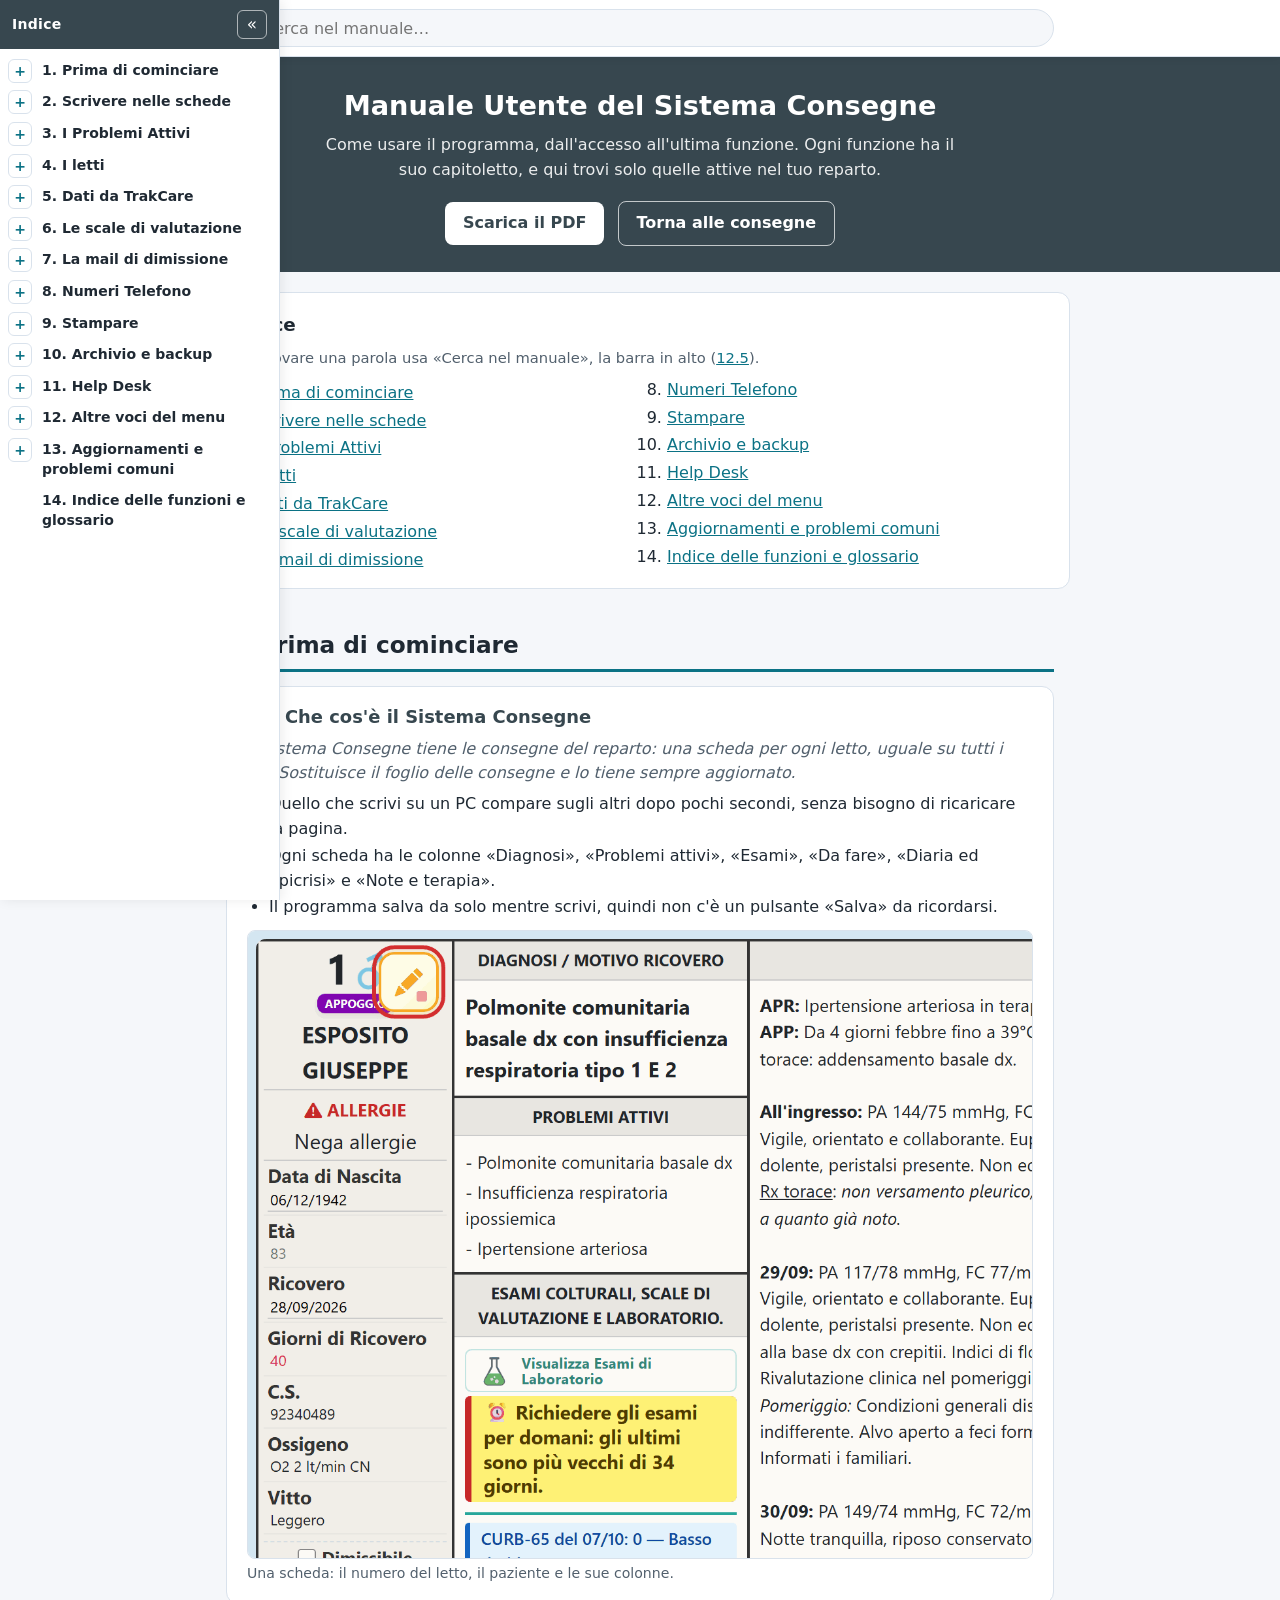
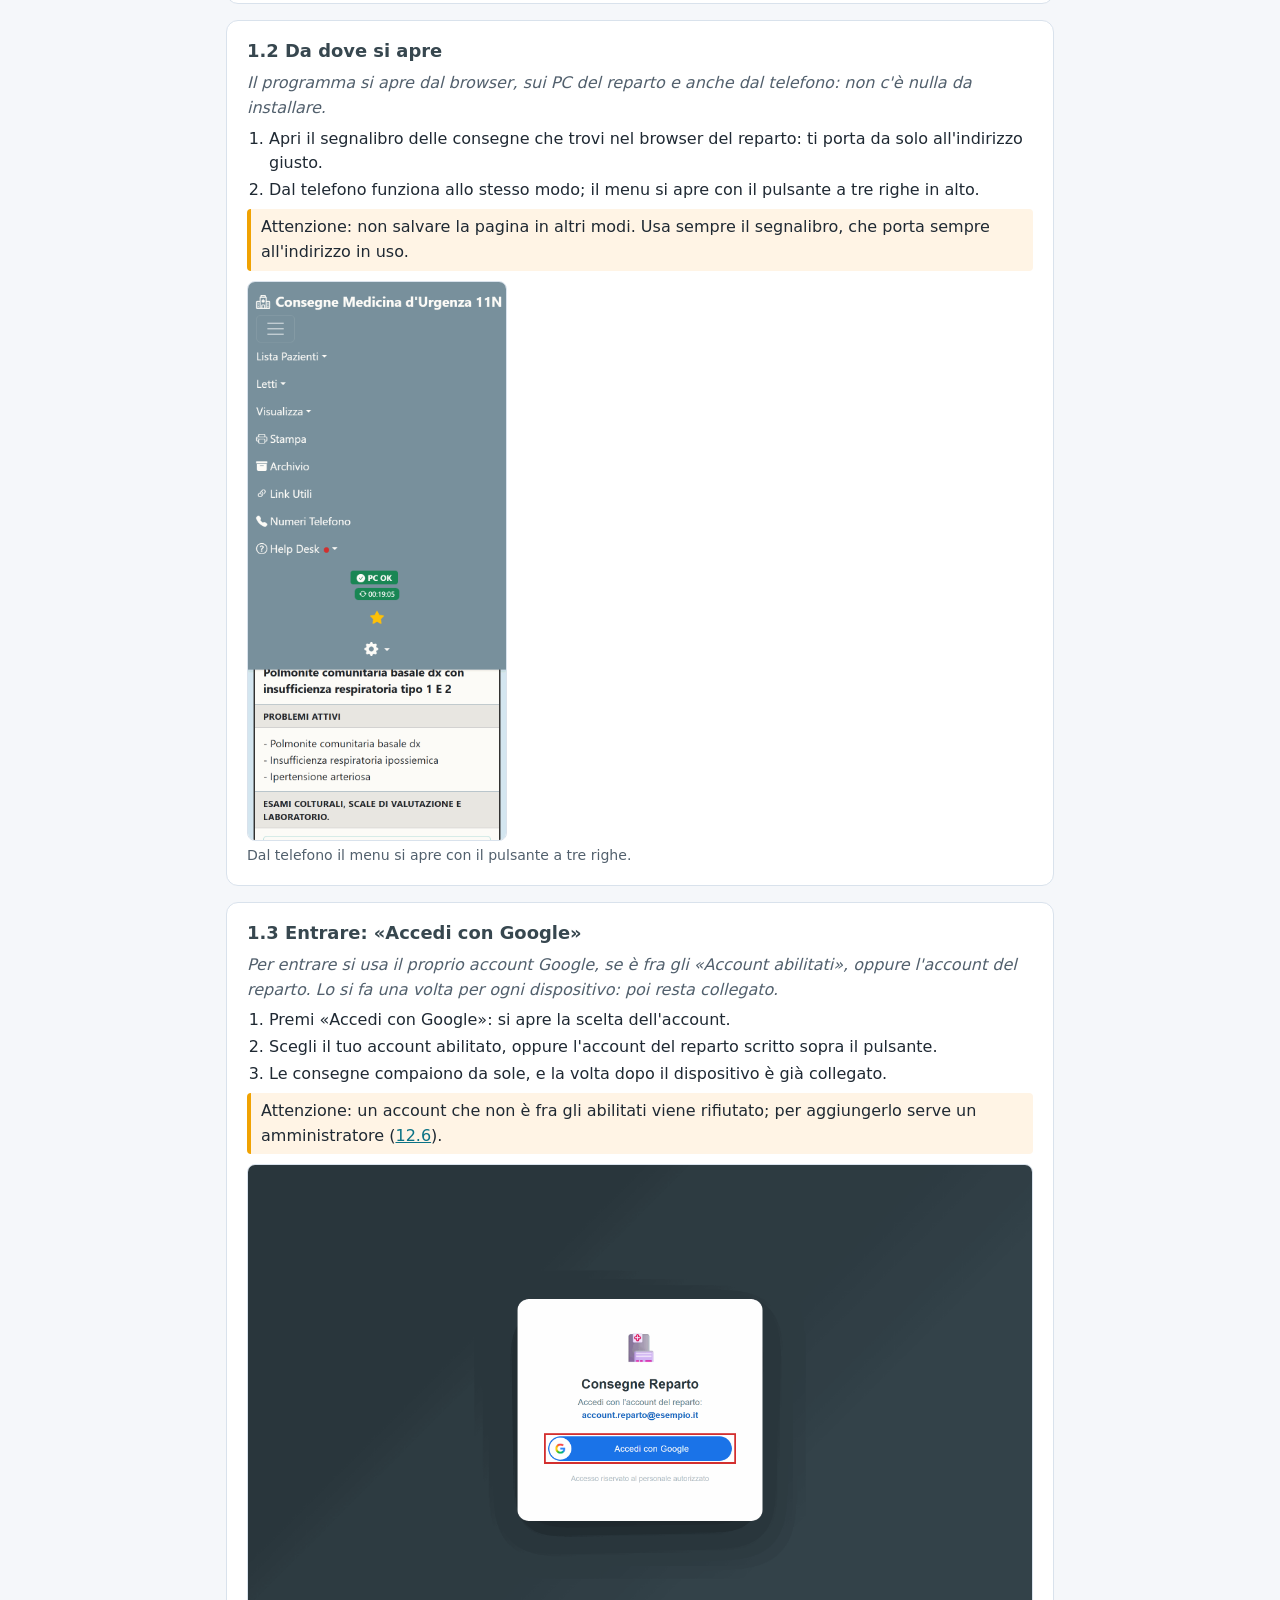
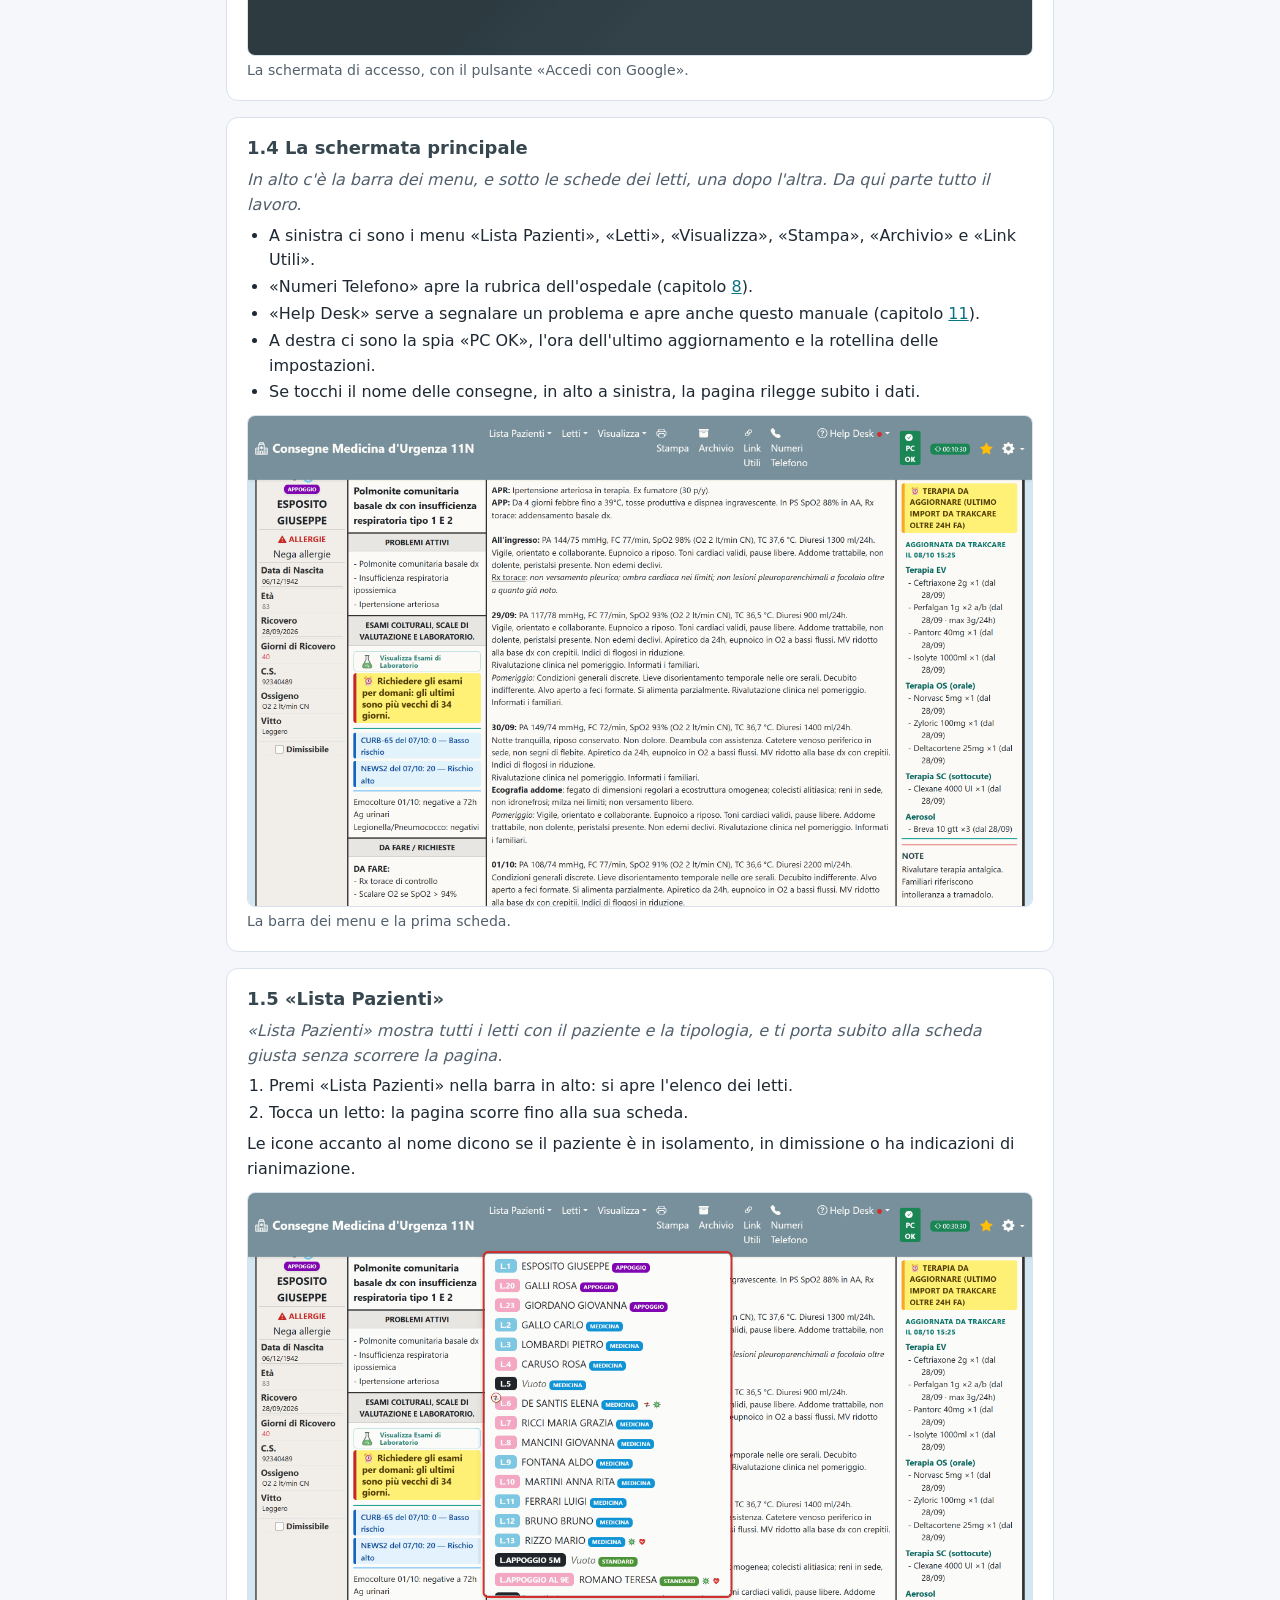
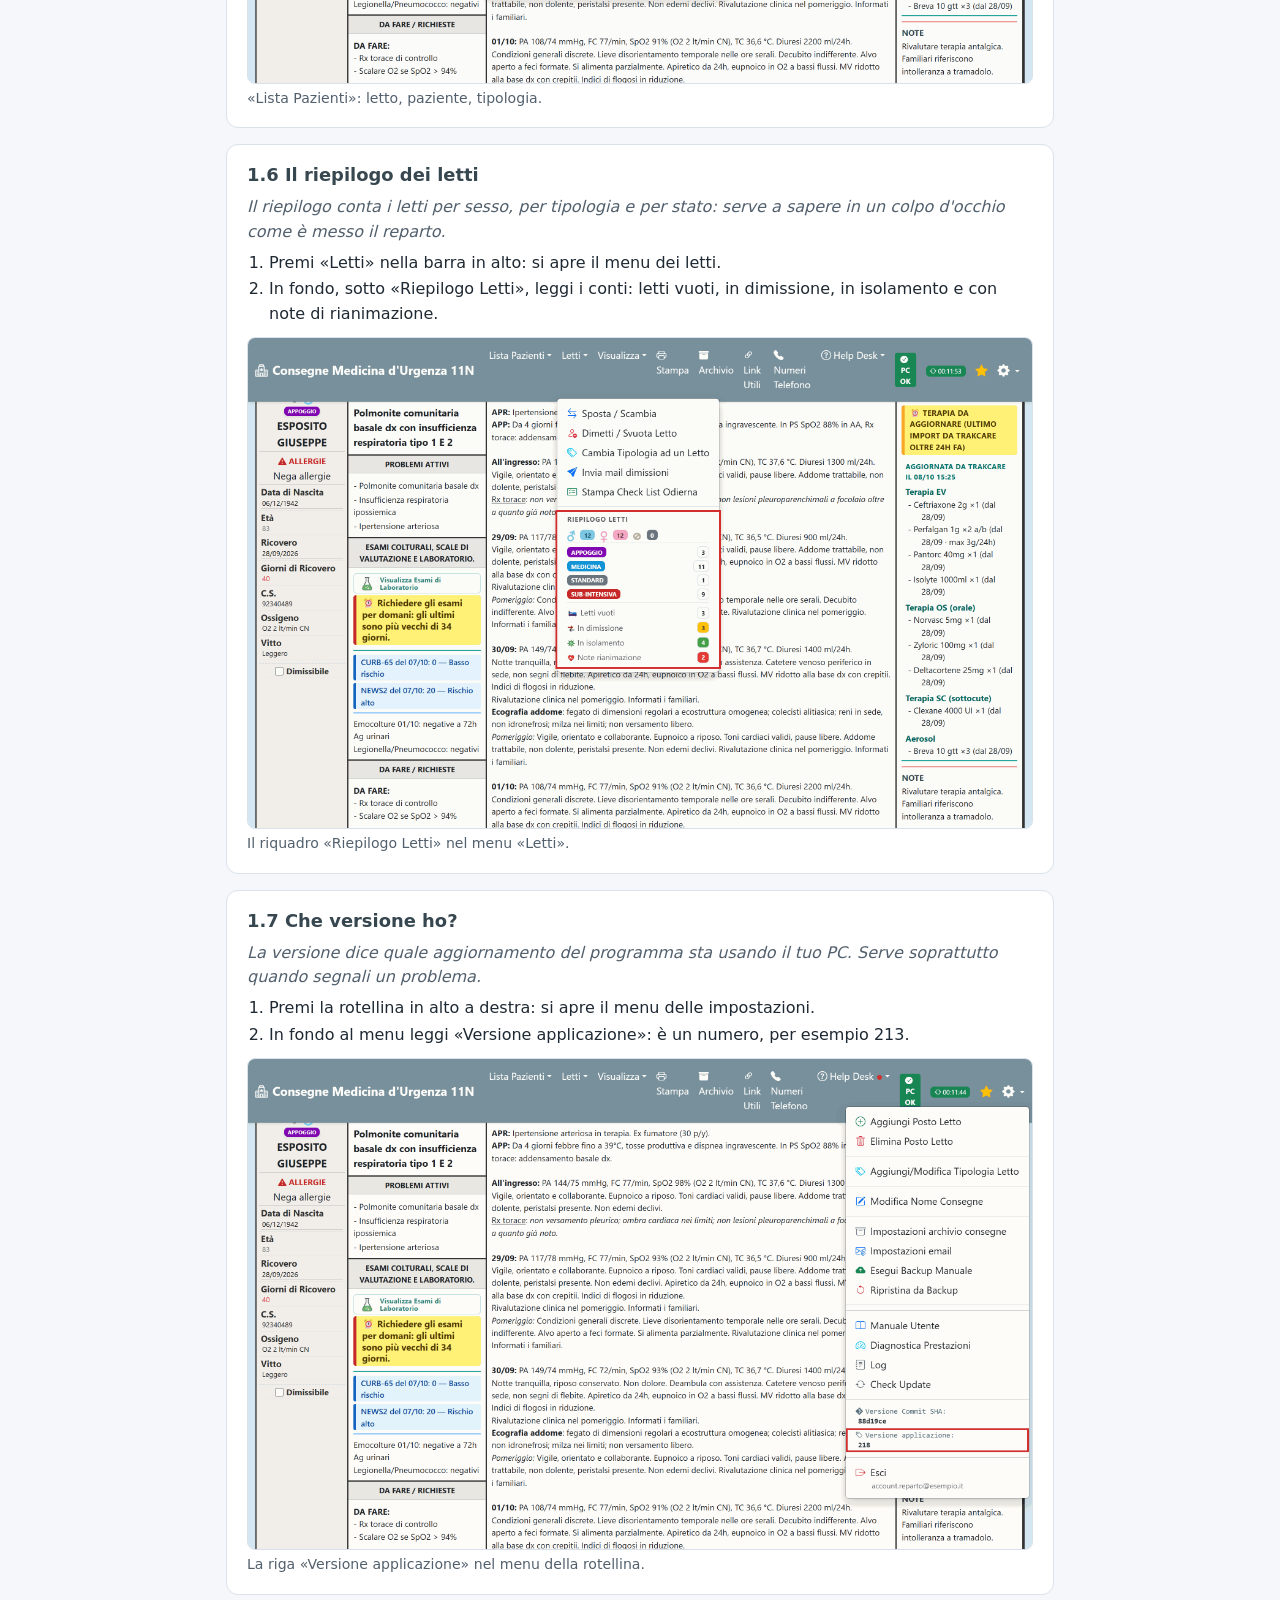
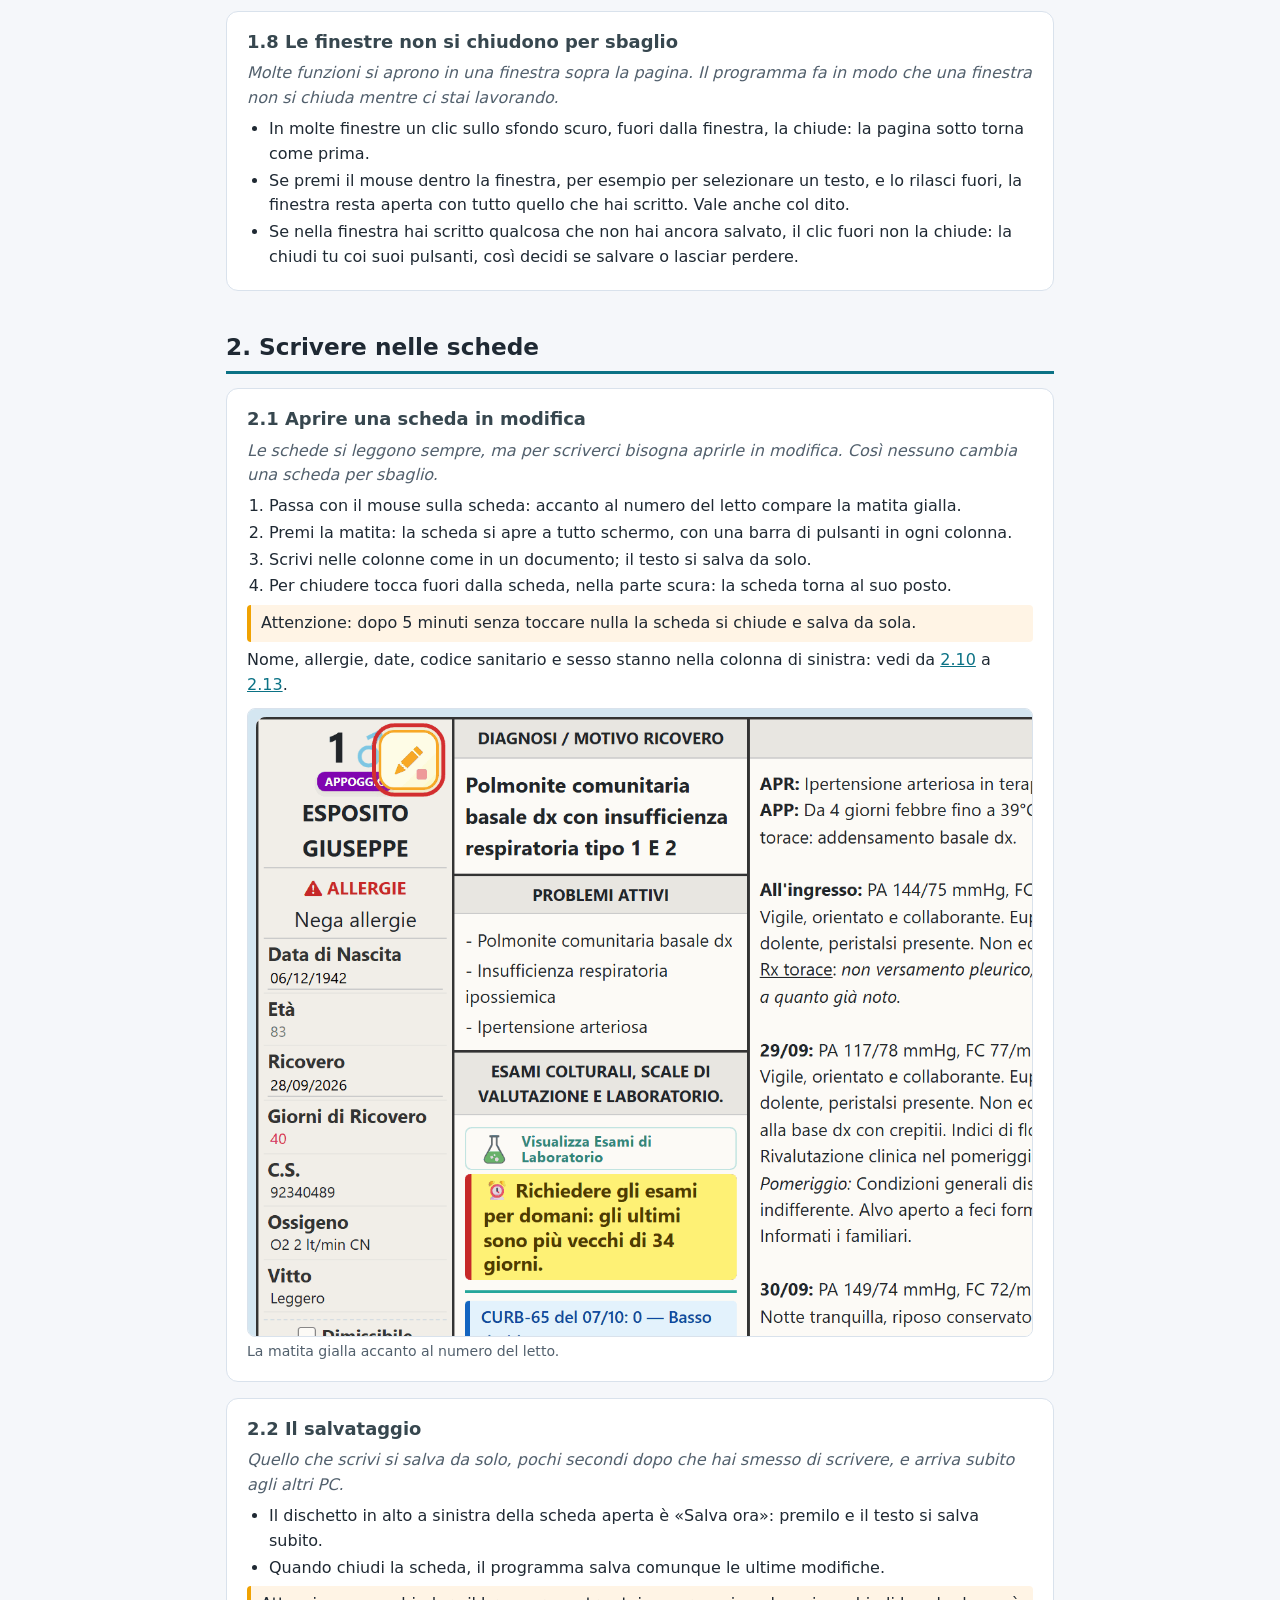
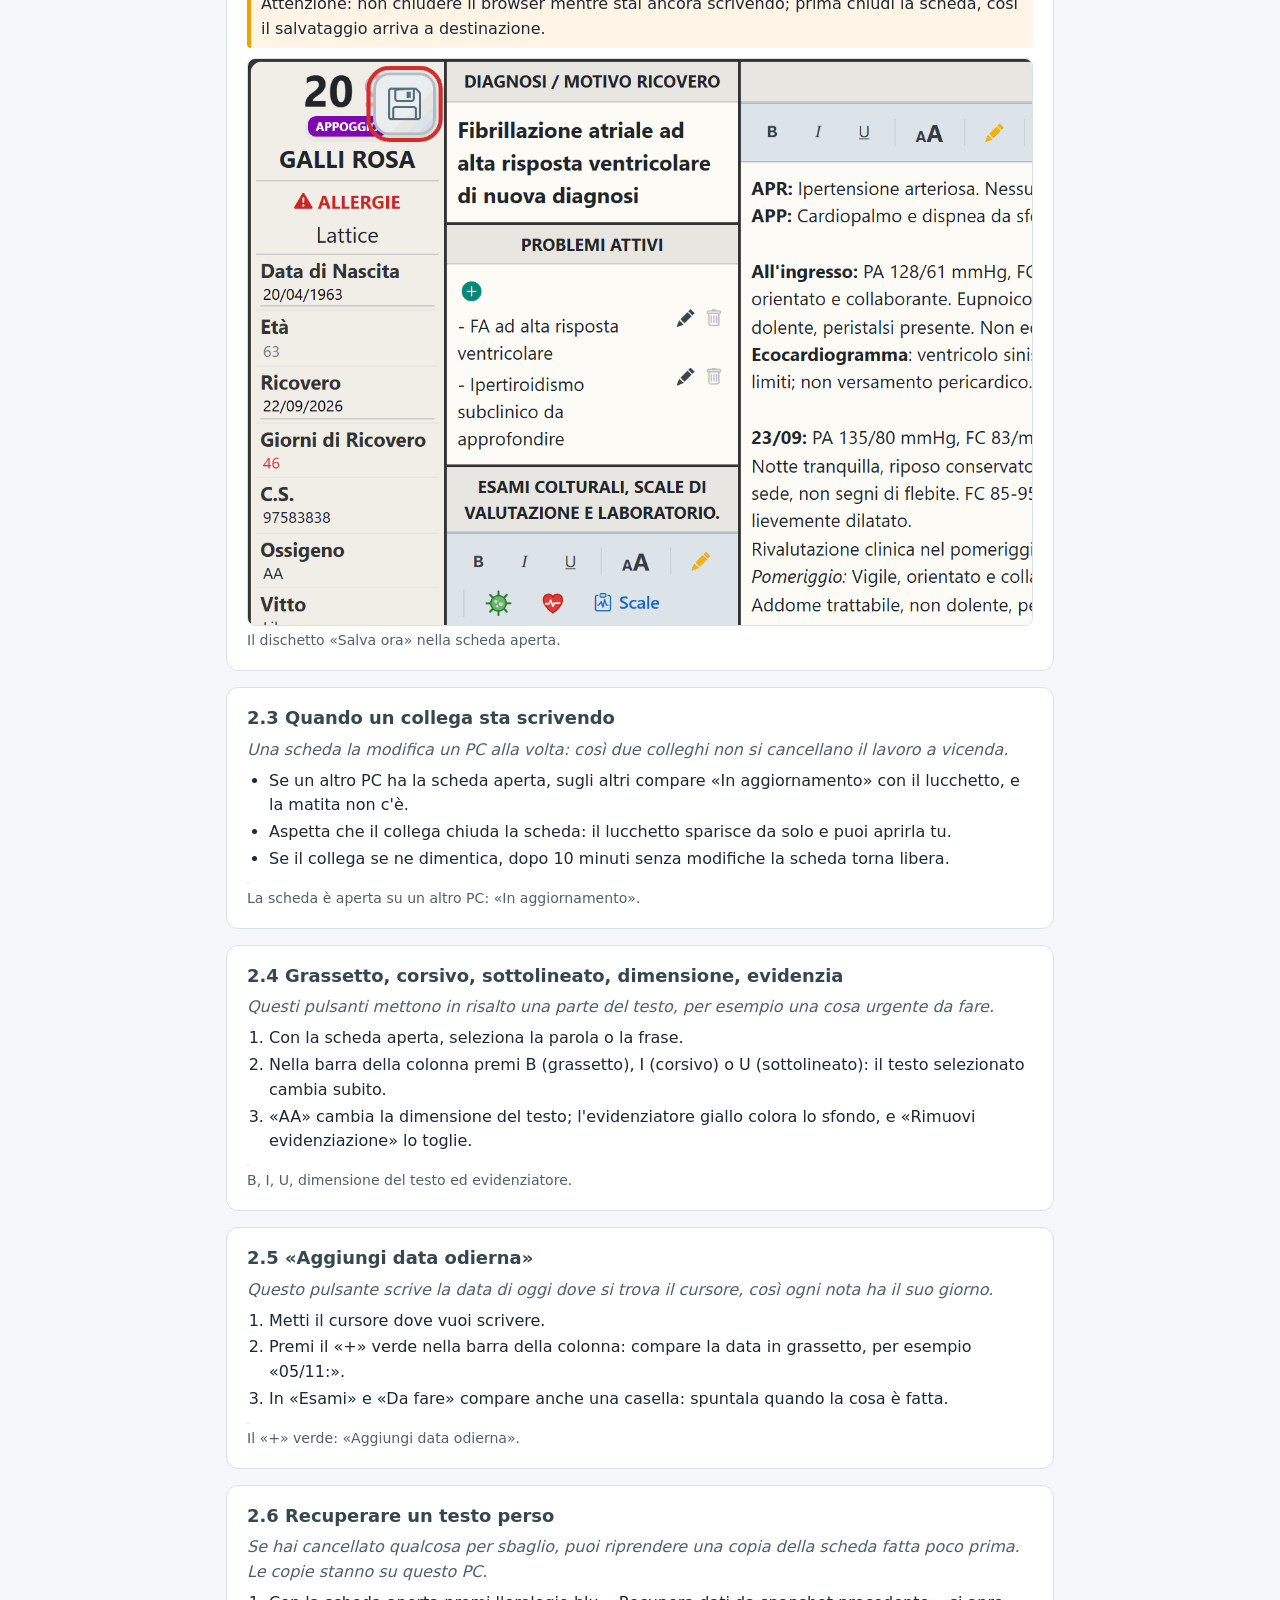
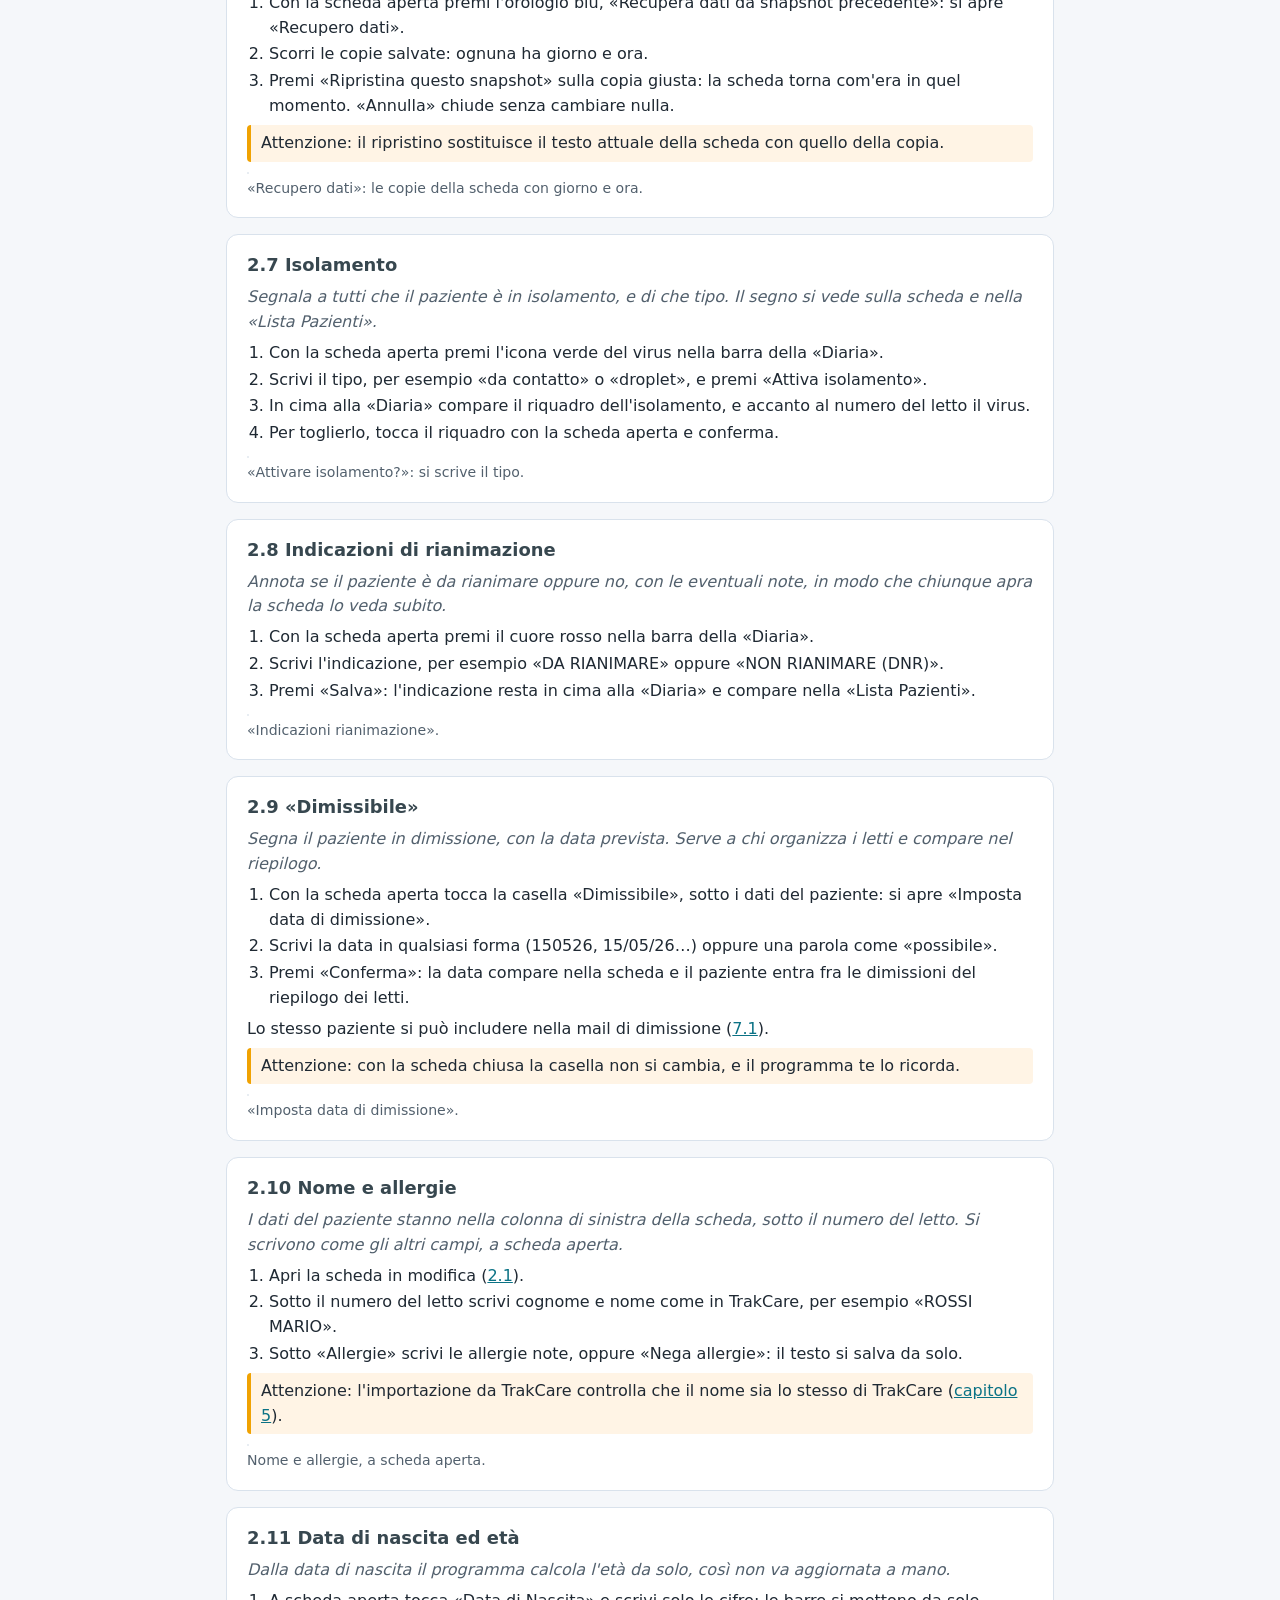
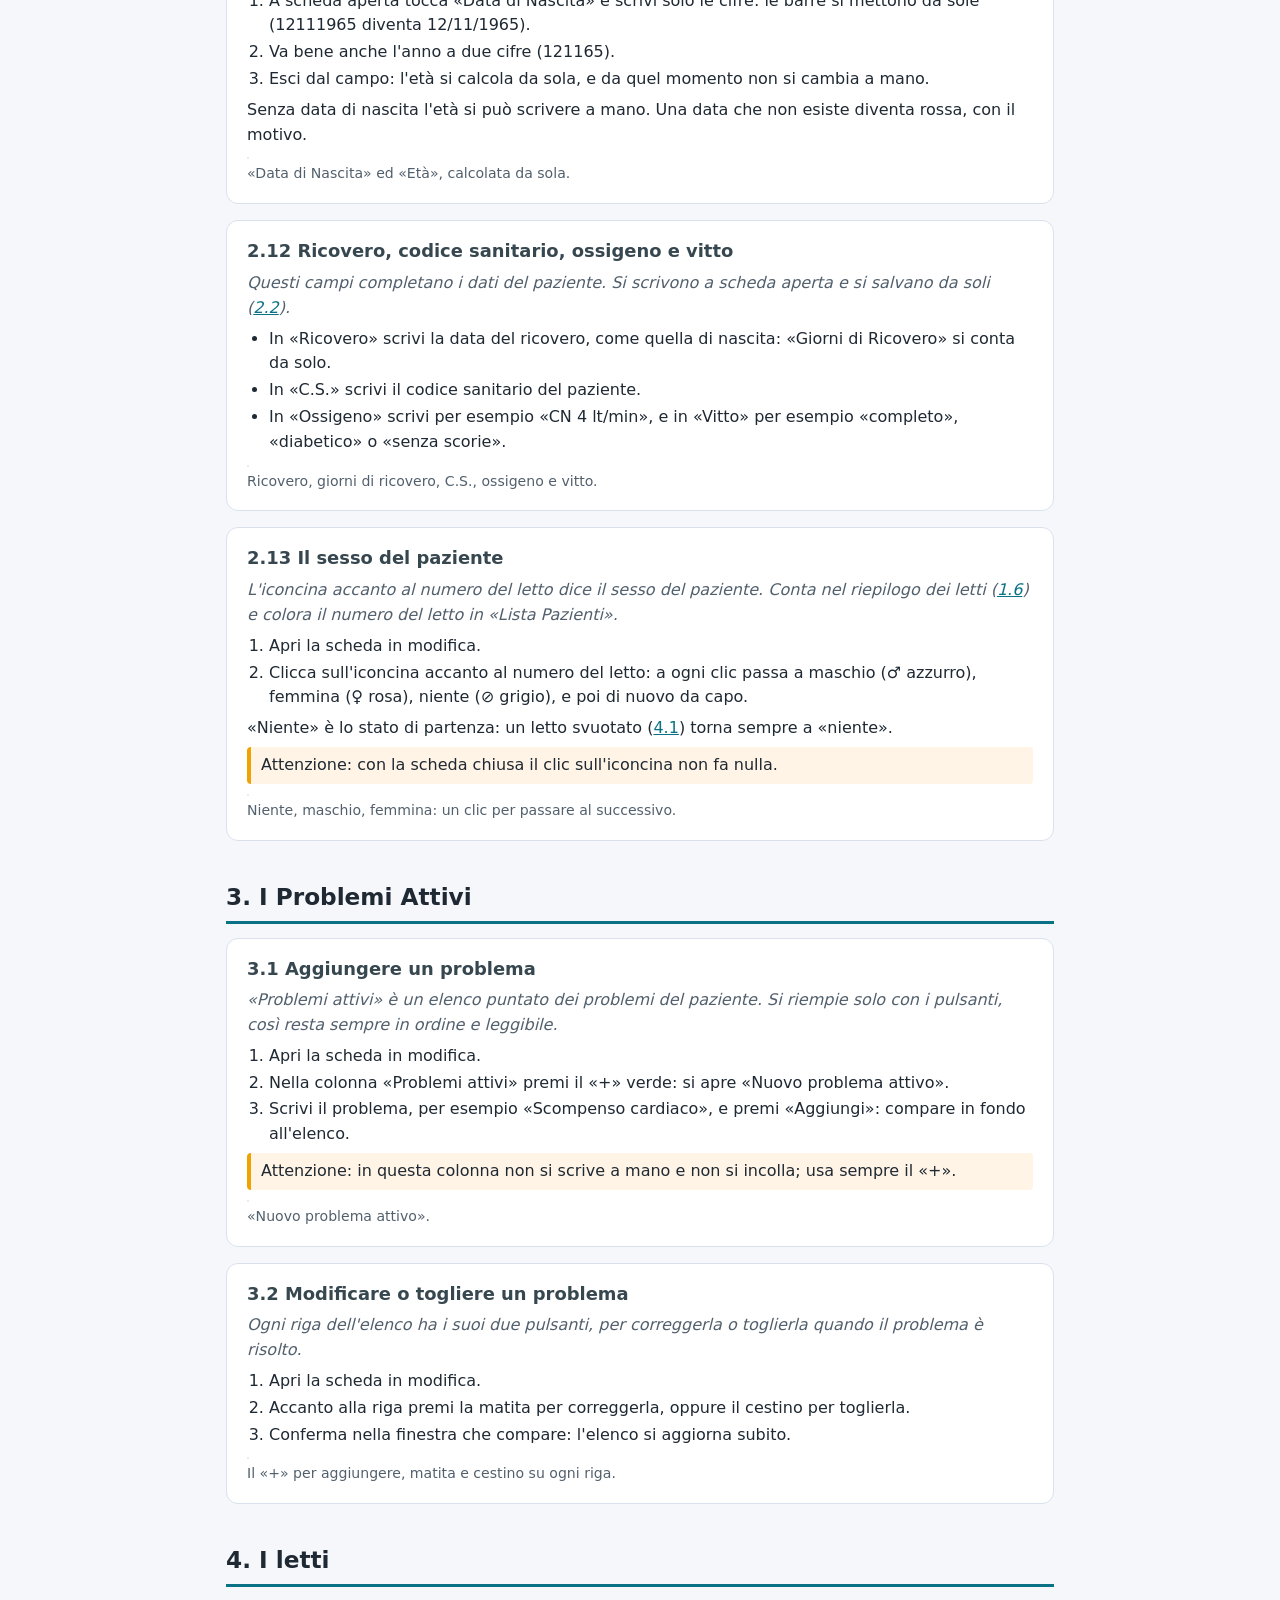
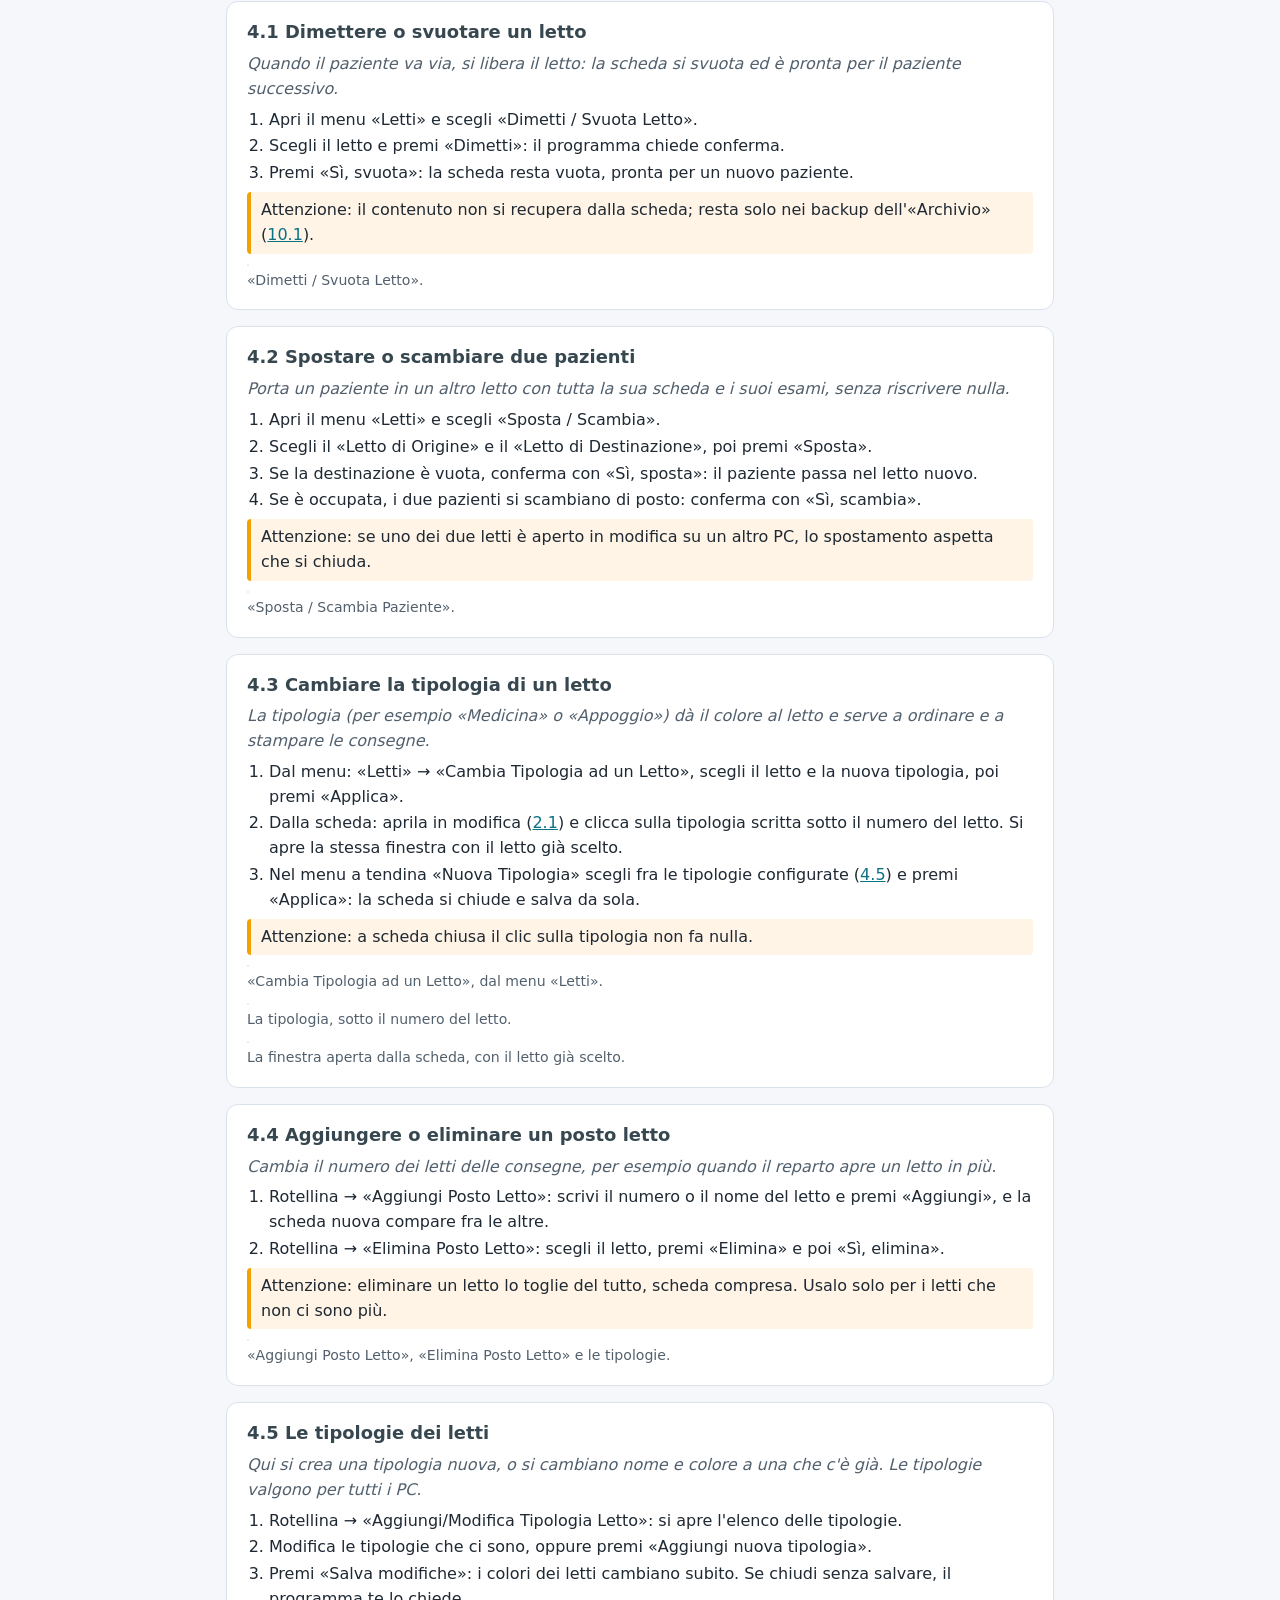
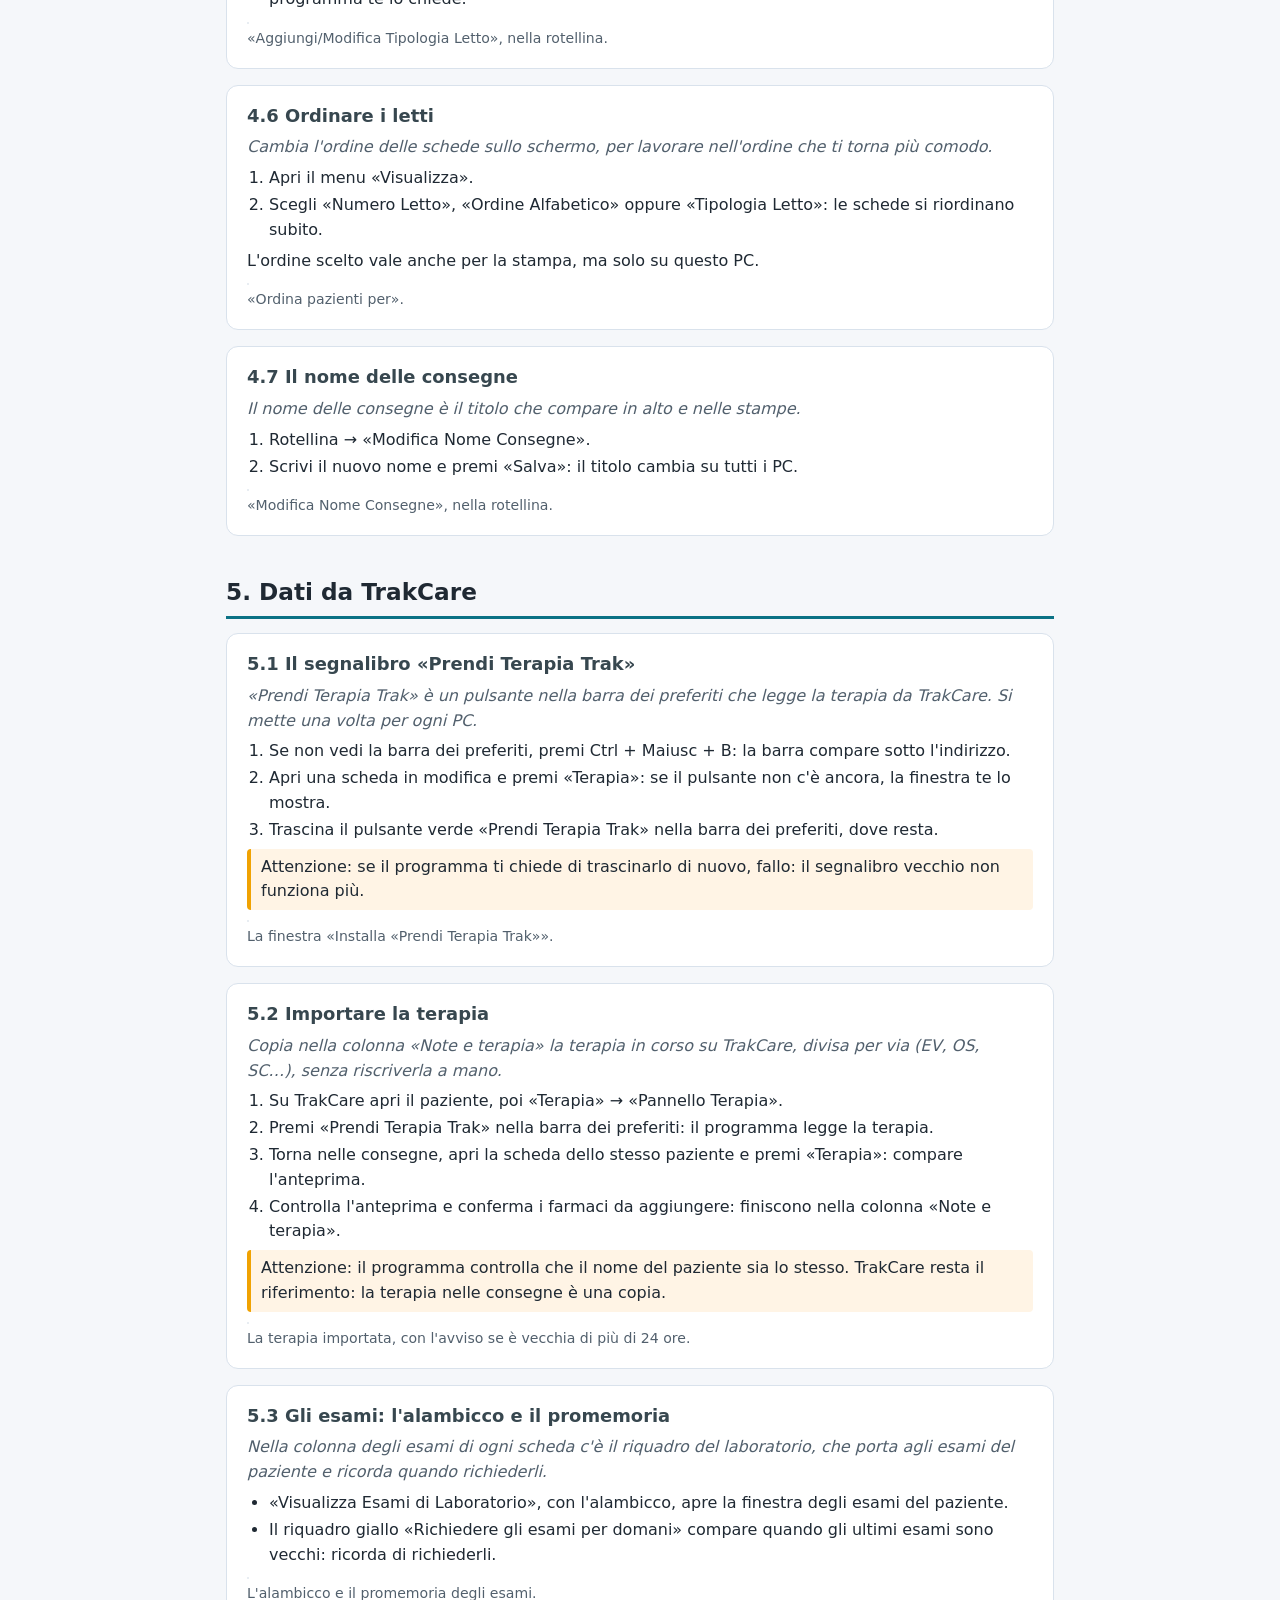
<file: manuale/index.html>
<!DOCTYPE html>
<html lang="it">
<head>
<meta charset="UTF-8">
<meta name="viewport" content="width=device-width, initial-scale=1">
<meta name="robots" content="noindex">
<!---->
<meta http-equiv="Content-Security-Policy" content="default-src 'none'; script-src 'self'; style-src 'self'; img-src 'self'; base-uri 'none'; form-action 'none'">
<title>Manuale Utente delle Consegne</title>
<link rel="stylesheet" href="manuale.css">
<!---->
<script src="moduli.js" data-spenti-se-mancano="aiuto" defer></script>
<link rel="stylesheet" href="indice-laterale.css">
<script src="indice-laterale.js" defer></script>
<link rel="stylesheet" href="ingrandisci.css">
<script src="ingrandisci.js" defer></script>
<link rel="stylesheet" href="cerca.css">
<script src="cerca.js" defer></script>
</head>
<body>
<header class="testata">
  <h1>Manuale Utente del Sistema Consegne</h1>
  <p class="sotto">Come usare il programma, dall'accesso all'ultima funzione. Ogni funzione ha il suo capitoletto, e qui trovi solo quelle attive nel tuo reparto.</p>
  <p class="azioni"><a class="btn" href="manuale-consegne.pdf" download data-pdf-completo>Scarica il PDF</a> <a class="btn chiaro solo-fuori-cornice" href="../">Torna alle consegne</a></p>
</header>

<nav class="indice" aria-label="Indice">
  <h2>Indice</h2>
  <p class="indice-cerca">Per trovare una parola usa «Cerca nel manuale», la barra in alto (<a href="#c12-5">12.5</a>).</p>
  <ol>
    <li><a href="#c1">Prima di cominciare</a></li>
    <li><a href="#c2">Scrivere nelle schede</a></li>
    <li><a href="#c3">I Problemi Attivi</a></li>
    <li><a href="#c4">I letti</a></li>
    <li value="5" data-modulo="terapia laboratorio"><a href="#c5">Dati da TrakCare</a></li>
    <li value="6" data-modulo="scale"><a href="#c6">Le scale di valutazione</a></li>
    <li value="7" data-modulo="dimissioni"><a href="#c7">La mail di dimissione</a></li>
    <li value="8" data-modulo="rubrica"><a href="#c8">Numeri Telefono</a></li>
    <li value="9"><a href="#c9">Stampare</a></li>
    <li value="10"><a href="#c10">Archivio e backup</a></li>
    <li value="11" data-modulo="aiuto"><a href="#c11">Help Desk</a></li>
    <li value="12"><a href="#c12">Altre voci del menu</a></li>
    <li value="13"><a href="#c13">Aggiornamenti e problemi comuni</a></li>
    <li value="14"><a href="#c14">Indice delle funzioni e glossario</a></li>
  </ol>
</nav>

<main>

<!---->
<h2 class="capitolo" id="c1">1. Prima di cominciare</h2>

<section class="cap" id="c1-1">
  <h3>1.1 Che cos'è il Sistema Consegne</h3>
  <p class="serve">Il Sistema Consegne tiene le consegne del reparto: una scheda per ogni letto, uguale su tutti i PC. Sostituisce il foglio delle consegne e lo tiene sempre aggiornato.</p>
  <ul>
    <li>Quello che scrivi su un PC compare sugli altri dopo pochi secondi, senza bisogno di ricaricare la pagina.</li>
    <li>Ogni scheda ha le colonne «Diagnosi», «Problemi attivi», «Esami», «Da fare», «Diaria ed epicrisi» e «Note e terapia».</li>
    <li>Il programma salva da solo mentre scrivi, quindi non c'è un pulsante «Salva» da ricordarsi.</li>
  </ul>
  <figure><img src="img/06-matita.webp" alt="La scheda di un letto" loading="lazy"><figcaption>Una scheda: il numero del letto, il paziente e le sue colonne.</figcaption></figure>
</section>

<section class="cap" id="c1-2">
  <h3>1.2 Da dove si apre</h3>
  <p class="serve">Il programma si apre dal browser, sui PC del reparto e anche dal telefono: non c'è nulla da installare.</p>
  <ol>
    <li>Apri il segnalibro delle consegne che trovi nel browser del reparto: ti porta da solo all'indirizzo giusto.</li>
    <li>Dal telefono funziona allo stesso modo; il menu si apre con il pulsante a tre righe in alto.</li>
  </ol>
  <p class="att">Attenzione: non salvare la pagina in altri modi. Usa sempre il segnalibro, che porta sempre all'indirizzo in uso.</p>
  <figure class="telefono"><img src="img/50-menu-telefono.webp" alt="Il menu dal telefono" loading="lazy"><figcaption>Dal telefono il menu si apre con il pulsante a tre righe.</figcaption></figure>
</section>

<section class="cap" id="c1-3">
  <h3>1.3 Entrare: «Accedi con Google»</h3>
  <p class="serve">Per entrare si usa il proprio account Google, se è fra gli «Account abilitati», oppure l'account del reparto. Lo si fa una volta per ogni dispositivo: poi resta collegato.</p>
  <ol>
    <li>Premi «Accedi con Google»: si apre la scelta dell'account.</li>
    <li>Scegli il tuo account abilitato, oppure l'account del reparto scritto sopra il pulsante.</li>
    <li>Le consegne compaiono da sole, e la volta dopo il dispositivo è già collegato.</li>
  </ol>
  <p class="att">Attenzione: un account che non è fra gli abilitati viene rifiutato; per aggiungerlo serve un amministratore (<a href="#c12-6">12.6</a>).</p>
  <figure><img src="img/01-accesso.webp" alt="La schermata di accesso" loading="lazy"><figcaption>La schermata di accesso, con il pulsante «Accedi con Google».</figcaption></figure>
</section>

<section class="cap" id="c1-4">
  <h3>1.4 La schermata principale</h3>
  <p class="serve">In alto c'è la barra dei menu, e sotto le schede dei letti, una dopo l'altra. Da qui parte tutto il lavoro.</p>
  <ul>
    <li>A sinistra ci sono i menu «Lista Pazienti», «Letti», «Visualizza», «Stampa», «Archivio» e «Link Utili».</li>
    <li data-modulo="rubrica">«Numeri Telefono» apre la rubrica dell'ospedale (capitolo <a href="#c8">8</a>).</li>
    <li data-modulo="aiuto">«Help Desk» serve a segnalare un problema e apre anche questo manuale (capitolo <a href="#c11">11</a>).</li>
    <li>A destra ci sono la spia «PC OK», l'ora dell'ultimo aggiornamento e la rotellina delle impostazioni.</li>
    <li>Se tocchi il nome delle consegne, in alto a sinistra, la pagina rilegge subito i dati.</li>
  </ul>
  <figure><img src="img/02-schermata.webp" alt="La schermata principale" loading="lazy"><figcaption>La barra dei menu e la prima scheda.</figcaption></figure>
</section>

<section class="cap" id="c1-5">
  <h3>1.5 «Lista Pazienti»</h3>
  <p class="serve">«Lista Pazienti» mostra tutti i letti con il paziente e la tipologia, e ti porta subito alla scheda giusta senza scorrere la pagina.</p>
  <ol>
    <li>Premi «Lista Pazienti» nella barra in alto: si apre l'elenco dei letti.</li>
    <li>Tocca un letto: la pagina scorre fino alla sua scheda.</li>
  </ol>
  <p>Le icone accanto al nome dicono se il paziente è in isolamento, in dimissione o ha indicazioni di rianimazione.</p>
  <figure><img src="img/03-lista-pazienti.webp" alt="Il menu Lista Pazienti" loading="lazy"><figcaption>«Lista Pazienti»: letto, paziente, tipologia.</figcaption></figure>
</section>

<section class="cap" id="c1-6">
  <h3>1.6 Il riepilogo dei letti</h3>
  <p class="serve">Il riepilogo conta i letti per sesso, per tipologia e per stato: serve a sapere in un colpo d'occhio come è messo il reparto.</p>
  <ol>
    <li>Premi «Letti» nella barra in alto: si apre il menu dei letti.</li>
    <li>In fondo, sotto «Riepilogo Letti», leggi i conti: letti vuoti, in dimissione, in isolamento e con note di rianimazione.</li>
  </ol>
  <figure><img src="img/05-riepilogo-letti.webp" alt="Il riepilogo dei letti" loading="lazy"><figcaption>Il riquadro «Riepilogo Letti» nel menu «Letti».</figcaption></figure>
</section>

<section class="cap" id="c1-7">
  <h3>1.7 Che versione ho?</h3>
  <p class="serve">La versione dice quale aggiornamento del programma sta usando il tuo PC. Serve soprattutto quando segnali un problema.</p>
  <ol>
    <li>Premi la rotellina in alto a destra: si apre il menu delle impostazioni.</li>
    <li>In fondo al menu leggi «Versione applicazione»: è un numero, per esempio 213.</li>
  </ol>
  <figure><img src="img/04-versione.webp" alt="La versione nel menu della rotellina" loading="lazy"><figcaption>La riga «Versione applicazione» nel menu della rotellina.</figcaption></figure>
</section>

<section class="cap" id="c1-8">
  <h3>1.8 Le finestre non si chiudono per sbaglio</h3>
  <p class="serve">Molte funzioni si aprono in una finestra sopra la pagina. Il programma fa in modo che una finestra non si chiuda mentre ci stai lavorando.</p>
  <ul>
    <li>In molte finestre un clic sullo sfondo scuro, fuori dalla finestra, la chiude: la pagina sotto torna come prima.</li>
    <li>Se premi il mouse dentro la finestra, per esempio per selezionare un testo, e lo rilasci fuori, la finestra resta aperta con tutto quello che hai scritto. Vale anche col dito.</li>
    <li>Se nella finestra hai scritto qualcosa che non hai ancora salvato, il clic fuori non la chiude: la chiudi tu coi suoi pulsanti, così decidi se salvare o lasciar perdere.</li>
  </ul>
</section>

<!---->
<h2 class="capitolo" id="c2">2. Scrivere nelle schede</h2>

<section class="cap" id="c2-1">
  <h3>2.1 Aprire una scheda in modifica</h3>
  <p class="serve">Le schede si leggono sempre, ma per scriverci bisogna aprirle in modifica. Così nessuno cambia una scheda per sbaglio.</p>
  <ol>
    <li>Passa con il mouse sulla scheda: accanto al numero del letto compare la matita gialla.</li>
    <li>Premi la matita: la scheda si apre a tutto schermo, con una barra di pulsanti in ogni colonna.</li>
    <li>Scrivi nelle colonne come in un documento; il testo si salva da solo.</li>
    <li>Per chiudere tocca fuori dalla scheda, nella parte scura: la scheda torna al suo posto.</li>
  </ol>
  <p class="att">Attenzione: dopo 5 minuti senza toccare nulla la scheda si chiude e salva da sola.</p>
  <p>Nome, allergie, date, codice sanitario e sesso stanno nella colonna di sinistra: vedi da <a href="#c2-10">2.10</a> a <a href="#c2-13">2.13</a>.</p>
  <figure><img src="img/06-matita.webp" alt="La matita per aprire la scheda" loading="lazy"><figcaption>La matita gialla accanto al numero del letto.</figcaption></figure>
</section>

<section class="cap" id="c2-2">
  <h3>2.2 Il salvataggio</h3>
  <p class="serve">Quello che scrivi si salva da solo, pochi secondi dopo che hai smesso di scrivere, e arriva subito agli altri PC.</p>
  <ul>
    <li>Il dischetto in alto a sinistra della scheda aperta è «Salva ora»: premilo e il testo si salva subito.</li>
    <li>Quando chiudi la scheda, il programma salva comunque le ultime modifiche.</li>
  </ul>
  <p class="att">Attenzione: non chiudere il browser mentre stai ancora scrivendo; prima chiudi la scheda, così il salvataggio arriva a destinazione.</p>
  <figure><img src="img/07-salva.webp" alt="Il pulsante Salva ora" loading="lazy"><figcaption>Il dischetto «Salva ora» nella scheda aperta.</figcaption></figure>
</section>

<section class="cap" id="c2-3">
  <h3>2.3 Quando un collega sta scrivendo</h3>
  <p class="serve">Una scheda la modifica un PC alla volta: così due colleghi non si cancellano il lavoro a vicenda.</p>
  <ul>
    <li>Se un altro PC ha la scheda aperta, sugli altri compare «In aggiornamento» con il lucchetto, e la matita non c'è.</li>
    <li>Aspetta che il collega chiuda la scheda: il lucchetto sparisce da solo e puoi aprirla tu.</li>
    <li>Se il collega se ne dimentica, dopo 10 minuti senza modifiche la scheda torna libera.</li>
  </ul>
  <figure><img src="img/08-bloccata.webp" alt="Una scheda in aggiornamento su un altro PC" loading="lazy"><figcaption>La scheda è aperta su un altro PC: «In aggiornamento».</figcaption></figure>
</section>

<section class="cap" id="c2-4">
  <h3>2.4 Grassetto, corsivo, sottolineato, dimensione, evidenzia</h3>
  <p class="serve">Questi pulsanti mettono in risalto una parte del testo, per esempio una cosa urgente da fare.</p>
  <ol>
    <li>Con la scheda aperta, seleziona la parola o la frase.</li>
    <li>Nella barra della colonna premi B (grassetto), I (corsivo) o U (sottolineato): il testo selezionato cambia subito.</li>
    <li>«AA» cambia la dimensione del testo; l'evidenziatore giallo colora lo sfondo, e «Rimuovi evidenziazione» lo toglie.</li>
  </ol>
  <figure><img src="img/09-formattazione.webp" alt="I pulsanti di formattazione" loading="lazy"><figcaption>B, I, U, dimensione del testo ed evidenziatore.</figcaption></figure>
</section>

<section class="cap" id="c2-5">
  <h3>2.5 «Aggiungi data odierna»</h3>
  <p class="serve">Questo pulsante scrive la data di oggi dove si trova il cursore, così ogni nota ha il suo giorno.</p>
  <ol>
    <li>Metti il cursore dove vuoi scrivere.</li>
    <li>Premi il «+» verde nella barra della colonna: compare la data in grassetto, per esempio «05/11:».</li>
    <li>In «Esami» e «Da fare» compare anche una casella: spuntala quando la cosa è fatta.</li>
  </ol>
  <figure><img src="img/10-data.webp" alt="Il pulsante Aggiungi data odierna" loading="lazy"><figcaption>Il «+» verde: «Aggiungi data odierna».</figcaption></figure>
</section>

<section class="cap" id="c2-6">
  <h3>2.6 Recuperare un testo perso</h3>
  <p class="serve">Se hai cancellato qualcosa per sbaglio, puoi riprendere una copia della scheda fatta poco prima. Le copie stanno su questo PC.</p>
  <ol>
    <li>Con la scheda aperta premi l'orologio blu, «Recupera dati da snapshot precedente»: si apre «Recupero dati».</li>
    <li>Scorri le copie salvate: ognuna ha giorno e ora.</li>
    <li>Premi «Ripristina questo snapshot» sulla copia giusta: la scheda torna com'era in quel momento. «Annulla» chiude senza cambiare nulla.</li>
  </ol>
  <p class="att">Attenzione: il ripristino sostituisce il testo attuale della scheda con quello della copia.</p>
  <figure><img src="img/11-snapshot.webp" alt="La finestra Recupero dati" loading="lazy"><figcaption>«Recupero dati»: le copie della scheda con giorno e ora.</figcaption></figure>
</section>

<section class="cap" id="c2-7">
  <h3>2.7 Isolamento</h3>
  <p class="serve">Segnala a tutti che il paziente è in isolamento, e di che tipo. Il segno si vede sulla scheda e nella «Lista Pazienti».</p>
  <ol>
    <li>Con la scheda aperta premi l'icona verde del virus nella barra della «Diaria».</li>
    <li>Scrivi il tipo, per esempio «da contatto» o «droplet», e premi «Attiva isolamento».</li>
    <li>In cima alla «Diaria» compare il riquadro dell'isolamento, e accanto al numero del letto il virus.</li>
    <li>Per toglierlo, tocca il riquadro con la scheda aperta e conferma.</li>
  </ol>
  <figure><img src="img/12-isolamento.webp" alt="Attivare l'isolamento" loading="lazy"><figcaption>«Attivare isolamento?»: si scrive il tipo.</figcaption></figure>
</section>

<section class="cap" id="c2-8">
  <h3>2.8 Indicazioni di rianimazione</h3>
  <p class="serve">Annota se il paziente è da rianimare oppure no, con le eventuali note, in modo che chiunque apra la scheda lo veda subito.</p>
  <ol>
    <li>Con la scheda aperta premi il cuore rosso nella barra della «Diaria».</li>
    <li>Scrivi l'indicazione, per esempio «DA RIANIMARE» oppure «NON RIANIMARE (DNR)».</li>
    <li>Premi «Salva»: l'indicazione resta in cima alla «Diaria» e compare nella «Lista Pazienti».</li>
  </ol>
  <figure><img src="img/13-rianimazione.webp" alt="Indicazioni rianimazione" loading="lazy"><figcaption>«Indicazioni rianimazione».</figcaption></figure>
</section>

<section class="cap" id="c2-9">
  <h3>2.9 «Dimissibile»</h3>
  <p class="serve">Segna il paziente in dimissione, con la data prevista. Serve a chi organizza i letti e compare nel riepilogo.</p>
  <ol>
    <li>Con la scheda aperta tocca la casella «Dimissibile», sotto i dati del paziente: si apre «Imposta data di dimissione».</li>
    <li>Scrivi la data in qualsiasi forma (150526, 15/05/26…) oppure una parola come «possibile».</li>
    <li>Premi «Conferma»: la data compare nella scheda e il paziente entra fra le dimissioni del riepilogo dei letti.</li>
  </ol>
  <p data-modulo="dimissioni">Lo stesso paziente si può includere nella mail di dimissione (<a href="#c7-1">7.1</a>).</p>
  <p class="att">Attenzione: con la scheda chiusa la casella non si cambia, e il programma te lo ricorda.</p>
  <figure><img src="img/14-dimissibile.webp" alt="Imposta data di dimissione" loading="lazy"><figcaption>«Imposta data di dimissione».</figcaption></figure>
</section>

<section class="cap" id="c2-10">
  <h3>2.10 Nome e allergie</h3>
  <p class="serve">I dati del paziente stanno nella colonna di sinistra della scheda, sotto il numero del letto. Si scrivono come gli altri campi, a scheda aperta.</p>
  <ol>
    <li>Apri la scheda in modifica (<a href="#c2-1">2.1</a>).</li>
    <li>Sotto il numero del letto scrivi cognome e nome come in TrakCare, per esempio «ROSSI MARIO».</li>
    <li>Sotto «Allergie» scrivi le allergie note, oppure «Nega allergie»: il testo si salva da solo.</li>
  </ol>
  <p class="att" data-modulo="terapia laboratorio">Attenzione: l'importazione da TrakCare controlla che il nome sia lo stesso di TrakCare (<a href="#c5">capitolo 5</a>).</p>
  <figure><img src="img/06b-nome-allergie.webp" alt="Nome e allergie nella scheda aperta" loading="lazy"><figcaption>Nome e allergie, a scheda aperta.</figcaption></figure>
</section>

<section class="cap" id="c2-11">
  <h3>2.11 Data di nascita ed età</h3>
  <p class="serve">Dalla data di nascita il programma calcola l'età da solo, così non va aggiornata a mano.</p>
  <ol>
    <li>A scheda aperta tocca «Data di Nascita» e scrivi solo le cifre: le barre si mettono da sole (12111965 diventa 12/11/1965).</li>
    <li>Va bene anche l'anno a due cifre (121165).</li>
    <li>Esci dal campo: l'età si calcola da sola, e da quel momento non si cambia a mano.</li>
  </ol>
  <p>Senza data di nascita l'età si può scrivere a mano. Una data che non esiste diventa rossa, con il motivo.</p>
  <figure class="telefono"><img src="img/06c-data-nascita.webp" alt="Data di nascita ed età" loading="lazy"><figcaption>«Data di Nascita» ed «Età», calcolata da sola.</figcaption></figure>
</section>

<section class="cap" id="c2-12">
  <h3>2.12 Ricovero, codice sanitario, ossigeno e vitto</h3>
  <p class="serve">Questi campi completano i dati del paziente. Si scrivono a scheda aperta e si salvano da soli (<a href="#c2-2">2.2</a>).</p>
  <ul>
    <li>In «Ricovero» scrivi la data del ricovero, come quella di nascita: «Giorni di Ricovero» si conta da solo.</li>
    <li>In «C.S.» scrivi il codice sanitario del paziente.</li>
    <li>In «Ossigeno» scrivi per esempio «CN 4 lt/min», e in «Vitto» per esempio «completo», «diabetico» o «senza scorie».</li>
  </ul>
  <figure class="telefono"><img src="img/06d-ricovero-cs.webp" alt="Ricovero, codice sanitario, ossigeno e vitto" loading="lazy"><figcaption>Ricovero, giorni di ricovero, C.S., ossigeno e vitto.</figcaption></figure>
</section>

<section class="cap" id="c2-13">
  <h3>2.13 Il sesso del paziente</h3>
  <p class="serve">L'iconcina accanto al numero del letto dice il sesso del paziente. Conta nel riepilogo dei letti (<a href="#c1-6">1.6</a>) e colora il numero del letto in «Lista Pazienti».</p>
  <ol>
    <li>Apri la scheda in modifica.</li>
    <li>Clicca sull'iconcina accanto al numero del letto: a ogni clic passa a maschio (♂ azzurro), femmina (♀ rosa), niente (⊘ grigio), e poi di nuovo da capo.</li>
  </ol>
  <p>«Niente» è lo stato di partenza: un letto svuotato (<a href="#c4-1">4.1</a>) torna sempre a «niente».</p>
  <p class="att">Attenzione: con la scheda chiusa il clic sull'iconcina non fa nulla.</p>
  <figure><img src="img/06f-sesso-stati.webp" alt="I tre stati dell'icona del sesso" loading="lazy"><figcaption>Niente, maschio, femmina: un clic per passare al successivo.</figcaption></figure>
</section>

<!---->
<h2 class="capitolo" id="c3">3. I Problemi Attivi</h2>

<section class="cap" id="c3-1">
  <h3>3.1 Aggiungere un problema</h3>
  <p class="serve">«Problemi attivi» è un elenco puntato dei problemi del paziente. Si riempie solo con i pulsanti, così resta sempre in ordine e leggibile.</p>
  <ol>
    <li>Apri la scheda in modifica.</li>
    <li>Nella colonna «Problemi attivi» premi il «+» verde: si apre «Nuovo problema attivo».</li>
    <li>Scrivi il problema, per esempio «Scompenso cardiaco», e premi «Aggiungi»: compare in fondo all'elenco.</li>
  </ol>
  <p class="att">Attenzione: in questa colonna non si scrive a mano e non si incolla; usa sempre il «+».</p>
  <figure><img src="img/16-problema-nuovo.webp" alt="Nuovo problema attivo" loading="lazy"><figcaption>«Nuovo problema attivo».</figcaption></figure>
</section>

<section class="cap" id="c3-2">
  <h3>3.2 Modificare o togliere un problema</h3>
  <p class="serve">Ogni riga dell'elenco ha i suoi due pulsanti, per correggerla o toglierla quando il problema è risolto.</p>
  <ol>
    <li>Apri la scheda in modifica.</li>
    <li>Accanto alla riga premi la matita per correggerla, oppure il cestino per toglierla.</li>
    <li>Conferma nella finestra che compare: l'elenco si aggiorna subito.</li>
  </ol>
  <figure><img src="img/15-problemi.webp" alt="I pulsanti dei Problemi Attivi" loading="lazy"><figcaption>Il «+» per aggiungere, matita e cestino su ogni riga.</figcaption></figure>
</section>

<!---->
<h2 class="capitolo" id="c4">4. I letti</h2>

<section class="cap" id="c4-1">
  <h3>4.1 Dimettere o svuotare un letto</h3>
  <p class="serve">Quando il paziente va via, si libera il letto: la scheda si svuota ed è pronta per il paziente successivo.</p>
  <ol>
    <li>Apri il menu «Letti» e scegli «Dimetti / Svuota Letto».</li>
    <li>Scegli il letto e premi «Dimetti»: il programma chiede conferma.</li>
    <li>Premi «Sì, svuota»: la scheda resta vuota, pronta per un nuovo paziente.</li>
  </ol>
  <p class="att">Attenzione: il contenuto non si recupera dalla scheda; resta solo nei backup dell'«Archivio» (<a href="#c10-1">10.1</a>).</p>
  <figure><img src="img/17-dimetti.webp" alt="Dimetti o svuota letto" loading="lazy"><figcaption>«Dimetti / Svuota Letto».</figcaption></figure>
</section>

<section class="cap" id="c4-2">
  <h3>4.2 Spostare o scambiare due pazienti</h3>
  <p class="serve">Porta un paziente in un altro letto con tutta la sua scheda<span data-modulo="laboratorio"> e i suoi esami</span>, senza riscrivere nulla.</p>
  <ol>
    <li>Apri il menu «Letti» e scegli «Sposta / Scambia».</li>
    <li>Scegli il «Letto di Origine» e il «Letto di Destinazione», poi premi «Sposta».</li>
    <li>Se la destinazione è vuota, conferma con «Sì, sposta»: il paziente passa nel letto nuovo.</li>
    <li>Se è occupata, i due pazienti si scambiano di posto: conferma con «Sì, scambia».</li>
  </ol>
  <p class="att">Attenzione: se uno dei due letti è aperto in modifica su un altro PC, lo spostamento aspetta che si chiuda.</p>
  <figure><img src="img/18-sposta.webp" alt="Sposta o scambia paziente" loading="lazy"><figcaption>«Sposta / Scambia Paziente».</figcaption></figure>
</section>

<section class="cap" id="c4-3">
  <h3>4.3 Cambiare la tipologia di un letto</h3>
  <p class="serve">La tipologia (per esempio «Medicina» o «Appoggio») dà il colore al letto e serve a ordinare e a stampare le consegne.</p>
  <ol>
    <li>Dal menu: «Letti» → «Cambia Tipologia ad un Letto», scegli il letto e la nuova tipologia, poi premi «Applica».</li>
    <li>Dalla scheda: aprila in modifica (<a href="#c2-1">2.1</a>) e clicca sulla tipologia scritta sotto il numero del letto. Si apre la stessa finestra con il letto già scelto.</li>
    <li>Nel menu a tendina «Nuova Tipologia» scegli fra le tipologie configurate (<a href="#c4-5">4.5</a>) e premi «Applica»: la scheda si chiude e salva da sola.</li>
  </ol>
  <p class="att">Attenzione: a scheda chiusa il clic sulla tipologia non fa nulla.</p>
  <figure><img src="img/19-tipologia.webp" alt="Cambia tipologia" loading="lazy"><figcaption>«Cambia Tipologia ad un Letto», dal menu «Letti».</figcaption></figure>
  <figure class="telefono"><img src="img/19b-tipologia-etichetta.webp" alt="La tipologia sotto il numero del letto" loading="lazy"><figcaption>La tipologia, sotto il numero del letto.</figcaption></figure>
  <figure><img src="img/19c-tipologia-dalla-scheda.webp" alt="La finestra aperta dalla scheda" loading="lazy"><figcaption>La finestra aperta dalla scheda, con il letto già scelto.</figcaption></figure>
</section>

<section class="cap" id="c4-4">
  <h3>4.4 Aggiungere o eliminare un posto letto</h3>
  <p class="serve">Cambia il numero dei letti delle consegne, per esempio quando il reparto apre un letto in più.</p>
  <ol>
    <li>Rotellina → «Aggiungi Posto Letto»: scrivi il numero o il nome del letto e premi «Aggiungi», e la scheda nuova compare fra le altre.</li>
    <li>Rotellina → «Elimina Posto Letto»: scegli il letto, premi «Elimina» e poi «Sì, elimina».</li>
  </ol>
  <p class="att">Attenzione: eliminare un letto lo toglie del tutto, scheda compresa. Usalo solo per i letti che non ci sono più.</p>
  <figure><img src="img/20-letti-rotellina.webp" alt="Le voci dei letti nella rotellina" loading="lazy"><figcaption>«Aggiungi Posto Letto», «Elimina Posto Letto» e le tipologie.</figcaption></figure>
</section>

<section class="cap" id="c4-5">
  <h3>4.5 Le tipologie dei letti</h3>
  <p class="serve">Qui si crea una tipologia nuova, o si cambiano nome e colore a una che c'è già. Le tipologie valgono per tutti i PC.</p>
  <ol>
    <li>Rotellina → «Aggiungi/Modifica Tipologia Letto»: si apre l'elenco delle tipologie.</li>
    <li>Modifica le tipologie che ci sono, oppure premi «Aggiungi nuova tipologia».</li>
    <li>Premi «Salva modifiche»: i colori dei letti cambiano subito. Se chiudi senza salvare, il programma te lo chiede.</li>
  </ol>
  <figure><img src="img/20-letti-rotellina.webp" alt="La voce delle tipologie" loading="lazy"><figcaption>«Aggiungi/Modifica Tipologia Letto», nella rotellina.</figcaption></figure>
</section>

<section class="cap" id="c4-6">
  <h3>4.6 Ordinare i letti</h3>
  <p class="serve">Cambia l'ordine delle schede sullo schermo, per lavorare nell'ordine che ti torna più comodo.</p>
  <ol>
    <li>Apri il menu «Visualizza».</li>
    <li>Scegli «Numero Letto», «Ordine Alfabetico» oppure «Tipologia Letto»: le schede si riordinano subito.</li>
  </ol>
  <p>L'ordine scelto vale anche per la stampa, ma solo su questo PC.</p>
  <figure><img src="img/21-ordina.webp" alt="Il menu Visualizza" loading="lazy"><figcaption>«Ordina pazienti per».</figcaption></figure>
</section>

<section class="cap" id="c4-7">
  <h3>4.7 Il nome delle consegne</h3>
  <p class="serve">Il nome delle consegne è il titolo che compare in alto e nelle stampe.</p>
  <ol>
    <li>Rotellina → «Modifica Nome Consegne».</li>
    <li>Scrivi il nuovo nome e premi «Salva»: il titolo cambia su tutti i PC.</li>
  </ol>
  <figure><img src="img/22-nome-archivio-impostazioni.webp" alt="Modifica nome consegne" loading="lazy"><figcaption>«Modifica Nome Consegne», nella rotellina.</figcaption></figure>
</section>

<!---->
<h2 class="capitolo" id="c5" data-modulo="terapia laboratorio">5. Dati da TrakCare</h2>

<section class="cap" id="c5-1" data-modulo="terapia">
  <h3>5.1 Il segnalibro «Prendi Terapia Trak»</h3>
  <p class="serve">«Prendi Terapia Trak» è un pulsante nella barra dei preferiti che legge la terapia da TrakCare. Si mette una volta per ogni PC.</p>
  <ol>
    <li>Se non vedi la barra dei preferiti, premi Ctrl + Maiusc + B: la barra compare sotto l'indirizzo.</li>
    <li>Apri una scheda in modifica e premi «Terapia»: se il pulsante non c'è ancora, la finestra te lo mostra.</li>
    <li>Trascina il pulsante verde «Prendi Terapia Trak» nella barra dei preferiti, dove resta.</li>
  </ol>
  <p class="att">Attenzione: se il programma ti chiede di trascinarlo di nuovo, fallo: il segnalibro vecchio non funziona più.</p>
  <figure><img src="img/25-terapia-segnalibro.webp" alt="Installa Prendi Terapia Trak" loading="lazy"><figcaption>La finestra «Installa «Prendi Terapia Trak»».</figcaption></figure>
</section>

<section class="cap" id="c5-2" data-modulo="terapia">
  <h3>5.2 Importare la terapia</h3>
  <p class="serve">Copia nella colonna «Note e terapia» la terapia in corso su TrakCare, divisa per via (EV, OS, SC…), senza riscriverla a mano.</p>
  <ol>
    <li>Su TrakCare apri il paziente, poi «Terapia» → «Pannello Terapia».</li>
    <li>Premi «Prendi Terapia Trak» nella barra dei preferiti: il programma legge la terapia.</li>
    <li>Torna nelle consegne, apri la scheda dello stesso paziente e premi «Terapia»: compare l'anteprima.</li>
    <li>Controlla l'anteprima e conferma i farmaci da aggiungere: finiscono nella colonna «Note e terapia».</li>
  </ol>
  <p class="att">Attenzione: il programma controlla che il nome del paziente sia lo stesso. TrakCare resta il riferimento: la terapia nelle consegne è una copia.</p>
  <figure><img src="img/25b-terapia-colonna.webp" alt="La terapia nella colonna Note e terapia" loading="lazy"><figcaption>La terapia importata, con l'avviso se è vecchia di più di 24 ore.</figcaption></figure>
</section>

<section class="cap" id="c5-3" data-modulo="laboratorio">
  <h3>5.3 Gli esami: l'alambicco e il promemoria</h3>
  <p class="serve">Nella colonna degli esami di ogni scheda c'è il riquadro del laboratorio, che porta agli esami del paziente e ricorda quando richiederli.</p>
  <ul>
    <li>«Visualizza Esami di Laboratorio», con l'alambicco, apre la finestra degli esami del paziente.</li>
    <li>Il riquadro giallo «Richiedere gli esami per domani» compare quando gli ultimi esami sono vecchi: ricorda di richiederli.</li>
  </ul>
  <figure><img src="img/26b-lab-alambicco.webp" alt="Il riquadro del laboratorio" loading="lazy"><figcaption>L'alambicco e il promemoria degli esami.</figcaption></figure>
</section>

<section class="cap" id="c5-4" data-modulo="laboratorio">
  <h3>5.4 La finestra degli esami e i grafici</h3>
  <p class="serve">La finestra mostra tutti gli esami del paziente, giorno per giorno, con i valori fuori norma in rosso.</p>
  <ol>
    <li>Con la scheda aperta premi «Laboratorio», oppure l'alambicco: si apre la tabella degli esami.</li>
    <li>Cerca un esame con «Ricerca esame», in alto: la tabella mostra solo quello.</li>
    <li>Premi il piccolo grafico sotto il nome di un esame: si apre l'andamento nel tempo, e «Torna alla tabella» ti riporta indietro.</li>
    <li>«Selezione multipla» mette più esami a confronto in un grafico solo.</li>
  </ol>
  <figure><img src="img/27-lab-tabella.webp" alt="La tabella degli esami" loading="lazy"><figcaption>La tabella degli esami.</figcaption></figure>
  <figure><img src="img/28-lab-grafico.webp" alt="Il grafico di un esame" loading="lazy"><figcaption>Il grafico di un esame nel tempo.</figcaption></figure>
</section>

<section class="cap" id="c5-5" data-modulo="laboratorio">
  <h3>5.5 Importare gli esami</h3>
  <p class="serve">Copia gli esami da TrakCare con il segnalibro «Prendi Esami Trak», così la tabella è completa senza ricopiare i valori.</p>
  <ol>
    <li>La prima volta trascina «Prendi Esami Trak» nella barra dei preferiti: lo mostra la finestra degli esami.</li>
    <li>Su TrakCare apri il paziente e vai in «Laboratorio».</li>
    <li>Premi il pulsante nella barra dei preferiti e aspetta il messaggio «Esami copiati».</li>
    <li>Torna nelle consegne e premi «Aggiorna Esami»: gli esami nuovi entrano nella tabella.</li>
  </ol>
  <figure><img src="img/26-lab-segnalibro.webp" alt="Come importare gli esami" loading="lazy"><figcaption>Le istruzioni nella finestra degli esami.</figcaption></figure>
</section>

<section class="cap" id="c5-6" data-modulo="laboratorio">
  <h3>5.6 «Imposta allarmi»</h3>
  <p class="serve">Decide dopo quanti giorni senza esami compare il promemoria per richiederli, letto per letto.</p>
  <ol>
    <li>Nella finestra degli esami premi «Imposta allarmi».</li>
    <li>Scegli i giorni (1, 2, 3, 5, 7 o un altro numero) e premi «Salva»: il promemoria segue la scelta nuova.</li>
    <li>«Usa predefinito» torna al valore della tipologia del letto.</li>
  </ol>
  <figure><img src="img/29-lab-allarmi.webp" alt="Imposta allarmi" loading="lazy"><figcaption>«Ogni quanto richiedere gli esami».</figcaption></figure>
</section>

<!---->
<h2 class="capitolo" id="c6" data-modulo="scale">6. Le scale di valutazione</h2>

<section class="cap" id="c6-1" data-modulo="scale">
  <h3>6.1 Aprire una scala</h3>
  <p class="serve">Le scale sono una calcolatrice di punteggi clinici (CHA₂DS₂-VASc, HAS-BLED, Wells, qSOFA…), con il risultato che si può mettere nella scheda.</p>
  <ol>
    <li>Apri la scheda in modifica e premi «Scale»: si apre l'elenco delle scale.</li>
    <li>Cerca la scala per nome, oppure scorri l'elenco diviso per argomento.</li>
    <li>Tocca la scala che ti serve: si apre con le sue domande.</li>
  </ol>
  <figure><img src="img/23-scale.webp" alt="L'elenco delle scale" loading="lazy"><figcaption>«Scale di valutazione».</figcaption></figure>
</section>

<section class="cap" id="c6-2" data-modulo="scale">
  <h3>6.2 Compilare e mettere il punteggio nella scheda</h3>
  <p class="serve">Il punteggio si calcola mentre scegli le risposte, e con un pulsante finisce nella scheda del paziente.</p>
  <ol>
    <li>Rispondi a ogni voce con i pulsanti («No», «Sì +1»…): il punteggio cambia a ogni risposta.</li>
    <li>Leggi in fondo il punteggio e il suo significato.</li>
    <li>Premi «Inserisci in consegna»: nella scheda compare un riquadro azzurro con scala, data e risultato.</li>
  </ol>
  <p>«Quando usare», «Perché usare» e «Insidie e note» spiegano a cosa serve la scala e dove può sbagliare.</p>
  <figure><img src="img/24-scala-compila.webp" alt="Compilare una scala" loading="lazy"><figcaption>Una scala compilata, con «Inserisci in consegna».</figcaption></figure>
</section>

<!---->
<h2 class="capitolo" id="c7" data-modulo="dimissioni">7. La mail di dimissione</h2>

<section class="cap" id="c7-1" data-modulo="dimissioni">
  <h3>7.1 Inviare la mail delle dimissioni</h3>
  <p class="serve">La mail manda a chi organizza i letti l'elenco delle dimissioni previste per domani, preparato dalle schede.</p>
  <ol>
    <li>Apri il menu «Letti» e scegli «Invia mail dimissioni».</li>
    <li>Controlla i destinatari e l'oggetto.</li>
    <li>Spunta i pazienti da includere: quelli con la data gialla sono segnati «Dimissibile» (<a href="#c2-9">2.9</a>).</li>
    <li>Rileggi l'anteprima, perché quello che vedi è quello che parte. Premi «Invia» e conferma: la mail parte.</li>
  </ol>
  <p class="att">Attenzione: la mail contiene nomi di pazienti. Controlla bene i destinatari prima di inviare.</p>
  <figure><img src="img/30-mail.webp" alt="Invia mail dimissioni" loading="lazy"><figcaption>«Invia mail dimissioni».</figcaption></figure>
</section>

<section class="cap" id="c7-2" data-modulo="dimissioni">
  <h3>7.2 «Impostazioni email» e «Autorizza Google»</h3>
  <p class="serve">Qui si decide da quale casella parte la mail. Si fa una volta sola e vale per tutti i PC. Lo fa solo un amministratore (<a href="#c12-6">12.6</a>): gli altri vedono la voce col lucchetto 🔒, e il clic dice con quale account entrare.</p>
  <ol>
    <li>Rotellina → «Impostazioni email».</li>
    <li>Scrivi l'indirizzo della casella Google del reparto e premi «Salva».</li>
    <li>Se in alto compare il pulsante giallo «Autorizza Google», premilo ed entra con quella casella: da allora la mail parte da lì.</li>
  </ol>
  <p class="att">Attenzione: usa solo una casella del reparto, perché una copia di ogni mail resta nella sua posta inviata.</p>
  <figure><img src="img/31-impostazioni-email.webp" alt="Impostazioni email" loading="lazy"><figcaption>«Impostazioni email».</figcaption></figure>
</section>

<!---->
<h2 class="capitolo" id="c8" data-modulo="rubrica">8. Numeri Telefono</h2>

<section class="cap" id="c8-1" data-modulo="rubrica">
  <h3>8.1 Cercare un numero e chiamare</h3>
  <p class="serve">«Numeri Telefono» è la rubrica dei numeri dell'ospedale, dentro le consegne. È la stessa per tutto il reparto.</p>
  <ol>
    <li>Premi «Numeri Telefono» nella barra in alto: la rubrica si apre a destra.</li>
    <li>Scrivi nella ricerca un nome o un numero, oppure tocca una categoria: l'elenco si restringe subito.</li>
    <li>«A – Z» mostra le iniziali, e «Mostra Tutti» torna all'elenco intero.</li>
    <li>Dal telefono tocca il numero: parte la chiamata.</li>
  </ol>
  <figure><img src="img/45-rubrica.webp" alt="La rubrica Numeri Telefono" loading="lazy"><figcaption>La rubrica (i nomi e i numeri della figura sono di esempio).</figcaption></figure>
</section>

<section class="cap" id="c8-2" data-modulo="rubrica">
  <h3>8.2 Aggiungere, modificare, eliminare un contatto</h3>
  <p class="serve">La rubrica è di tutto il reparto: un contatto che aggiungi o correggi lo vedono subito tutti.</p>
  <ol>
    <li>Premi «Nuovo Contatto», oppure la matita accanto a un contatto: si apre la sua scheda.</li>
    <li>Scrivi nome, categoria e numeri; con «+ Aggiungi numero» ne metti più di uno, ognuno con una nota.</li>
    <li>Premi «Salva»: il contatto entra nell'elenco. Per eliminarlo apri il contatto e premi «Elimina».</li>
  </ol>
  <p class="att">Attenzione: se un collega ha cambiato lo stesso contatto nel frattempo, il programma te lo dice e non salva.</p>
  <figure><img src="img/46-rubrica-nuovo.webp" alt="Nuovo contatto" loading="lazy"><figcaption>«Nuovo Contatto».</figcaption></figure>
</section>

<section class="cap" id="c8-3" data-modulo="rubrica">
  <h3>8.3 Le categorie e l'esportazione</h3>
  <p class="serve">Le categorie raggruppano i contatti (reparti, servizi…); l'esportazione fa una copia dell'elenco in un file.</p>
  <ol>
    <li>Premi la rotellina della rubrica e scegli «Gestione categorie».</li>
    <li>Cambia un nome, trascina per riordinare, oppure aggiungine una in «Nuova categoria».</li>
    <li>Premi «Salva modifiche»: le categorie cambiano per tutti.</li>
    <li>«Esporta tutto in CSV» scarica l'elenco in un file che si apre con Excel.</li>
  </ol>
  <figure><img src="img/47-rubrica-categorie.webp" alt="Gestione categorie" loading="lazy"><figcaption>«Gestione Categorie».</figcaption></figure>
</section>

<section class="cap" id="c8-4" data-modulo="rubrica">
  <h3>8.4 Il tema chiaro o scuro</h3>
  <p class="serve">Cambia i colori della rubrica, per esempio per leggerla di notte sul telefono senza abbagliare.</p>
  <ol>
    <li>Nella rubrica premi il sole (o la luna), in alto a destra: i colori cambiano subito.</li>
    <li>La scelta resta su quel dispositivo, e gli altri non cambiano.</li>
  </ol>
  <figure class="telefono"><img src="img/48-rubrica-telefono.webp" alt="La rubrica dal telefono" loading="lazy"><figcaption>In alto: categorie, tema e uscita.</figcaption></figure>
</section>

<section class="cap" id="c8-5" data-modulo="rubrica">
  <h3>8.5 La rubrica dal telefono</h3>
  <p class="serve">Dal telefono si può aprire solo la rubrica, senza le consegne: è comoda per chiamare in giro per l'ospedale.</p>
  <ol>
    <li>Apri l'icona «Numeri Telefono» sul telefono (<a href="#c8-6">8.6</a>).</li>
    <li>La prima volta premi «Accedi con Google» con l'account del reparto: la rubrica si apre a tutto schermo.</li>
    <li>Per uscire premi l'icona con la freccia, in alto a destra.</li>
  </ol>
  <p class="att">Attenzione: uscendo dalla rubrica esci anche dalle consegne su quel telefono.</p>
  <figure class="telefono"><img src="img/49-accesso-telefono.webp" alt="Accesso alla rubrica dal telefono" loading="lazy"><figcaption>L'accesso alla rubrica dal telefono.</figcaption></figure>
</section>

<section class="cap" id="c8-6" data-modulo="rubrica">
  <h3>8.6 Installare l'icona «Numeri Telefono»</h3>
  <p class="serve">Mette sul telefono un'icona che apre subito la rubrica, come un'app.</p>
  <ol>
    <li>Apri con il telefono l'indirizzo delle consegne seguito da <b>?rubrica=1</b>, ed entra.</li>
    <li>Su iPhone (Safari) premi Condividi, poi «Aggiungi alla schermata Home».</li>
    <li>Su Android (Chrome) premi i tre puntini, poi «Installa app» o «Aggiungi a schermata Home».</li>
    <li>Sulla schermata del telefono compare l'icona «Numeri Telefono»: toccala per aprire la rubrica.</li>
  </ol>
  <figure class="telefono"><img src="img/48-rubrica-telefono.webp" alt="La rubrica aperta dall'icona" loading="lazy"><figcaption>La rubrica aperta dall'icona.</figcaption></figure>
</section>

<!---->
<h2 class="capitolo" id="c9">9. Stampare</h2>

<section class="cap" id="c9-1">
  <h3>9.1 «Stampa»: le consegne su carta</h3>
  <p class="serve">«Stampa» mette su carta le schede di tutti i letti, o solo di alcune tipologie, per esempio per il giro visita.</p>
  <ol>
    <li>Premi «Stampa» nella barra in alto: si aprono le scelte della stampa.</li>
    <li>Scegli la dimensione (100%, 90%, 80%…) e le tipologie da stampare.</li>
    <li>Lascia spuntato «Non stampare letti vuoti»; «Includi scheda NOTE» aggiunge la colonna delle note.</li>
    <li>Premi «Stampa»: si apre una pagina nuova con l'anteprima (<a href="#c9-2">9.2</a>).</li>
  </ol>
  <figure><img src="img/32-stampa.webp" alt="Le scelte della stampa" loading="lazy"><figcaption>«Stampa Consegne».</figcaption></figure>
</section>

<section class="cap" id="c9-2">
  <h3>9.2 L'anteprima e il PDF</h3>
  <p class="serve">Nell'anteprima vedi le schede come verranno sulla carta, prima di stampare o di salvare un PDF.</p>
  <ol>
    <li>Premi «Stampa / Salva PDF», in alto a destra: si apre la finestra di stampa del browser.</li>
    <li>Scegli la stampante, oppure «Salva come PDF» per avere un file.</li>
    <li>«Torna all'app» chiude l'anteprima e ti riporta alle consegne.</li>
  </ol>
  <p class="att">Attenzione: un foglio stampato contiene dati dei pazienti: non lasciarlo in giro.</p>
  <figure><img src="img/33-anteprima-stampa.webp" alt="L'anteprima di stampa" loading="lazy"><figcaption>L'anteprima, con «Stampa / Salva PDF».</figcaption></figure>
</section>

<section class="cap" id="c9-3">
  <h3>9.3 «Stampa Check List Odierna»</h3>
  <p class="serve">La check list è l'elenco delle cose da fare oggi, letto per letto, da tenere in tasca durante il turno.</p>
  <ol>
    <li>Apri il menu «Letti» e scegli «Stampa Check List Odierna».</li>
    <li>Scegli «Verticale» o «Orizzontale».</li>
    <li>Scegli «Tutti», una tipologia oppure i singoli letti, e premi «Stampa»: si apre la pagina da stampare.</li>
  </ol>
  <p class="att">Attenzione: se compare «Popup bloccato», consenti le finestre a comparsa per questo sito nel browser e riprova.</p>
  <figure><img src="img/34b-checklist-scelte.webp" alt="Stampa check list odierna" loading="lazy"><figcaption>«Stampa Check List Odierna».</figcaption></figure>
</section>

<!---->
<h2 class="capitolo" id="c10">10. Archivio e backup</h2>

<section class="cap" id="c10-1">
  <h3>10.1 «Archivio»: le consegne dei giorni passati</h3>
  <p class="serve">Il programma copia da solo tutte le consegne una volta all'ora. Le copie si rileggono e si stampano dall'«Archivio».</p>
  <ol>
    <li>Premi «Archivio» nella barra in alto: si apre il calendario.</li>
    <li>I giorni verdi hanno delle copie: tocca il giorno che ti serve.</li>
    <li>Scegli l'ora della copia: si apre la stampa delle consegne di quel momento.</li>
  </ol>
  <figure><img src="img/35-archivio.webp" alt="Il calendario dell'archivio" loading="lazy"><figcaption>«Archivio Storico Consegne».</figcaption></figure>
  <figure><img src="img/35b-archivio-orari.webp" alt="Le ore delle copie" loading="lazy"><figcaption>Le copie di un giorno, una per ora.</figcaption></figure>
</section>

<section class="cap" id="c10-2">
  <h3>10.2 «Esegui Backup Manuale»</h3>
  <p class="serve">Fa subito una copia in più di tutte le consegne, per esempio prima di un grosso cambiamento. La usa solo un amministratore (<a href="#c12-6">12.6</a>): gli altri vedono la voce col lucchetto 🔒, e il clic dice con quale account entrare. La copia automatica di ogni ora la fa comunque ogni PC.</p>
  <ol>
    <li>Rotellina → «Esegui Backup Manuale».</li>
    <li>Premi «Esegui Backup»: la copia compare nell'«Archivio» con l'ora di adesso.</li>
  </ol>
  <figure><img src="img/36-backup.webp" alt="Backup e ripristino nella rotellina" loading="lazy"><figcaption>«Esegui Backup Manuale» e «Ripristina da Backup».</figcaption></figure>
</section>

<section class="cap" id="c10-3">
  <h3>10.3 «Ripristina da Backup»</h3>
  <p class="serve">Rimette le schede com'erano in una copia passata, tutte oppure solo alcuni letti. Serve dopo un errore grosso. La usa solo un amministratore (<a href="#c12-6">12.6</a>): gli altri vedono la voce col lucchetto 🔒, e il clic dice con quale account entrare.</p>
  <ol>
    <li>Rotellina → «Ripristina da Backup».</li>
    <li>Scegli il giorno, poi l'ora della copia: compare l'elenco dei letti.</li>
    <li>Spunta i letti da rimettere, oppure «Ripristina tutto».</li>
    <li>Premi «Ripristina selezionati» e conferma: le schede tornano com'erano nella copia.</li>
  </ol>
  <p class="att">Attenzione: i letti ripristinati perdono quello che è stato scritto dopo quella copia. Fai prima un backup manuale (<a href="#c10-2">10.2</a>). Riservare backup e ripristino agli amministratori non è una serratura: chi entra nelle consegne può comunque scrivere nelle schede, come sempre.</p>
  <figure><img src="img/36c-ripristina-letti.webp" alt="Scegliere i letti da ripristinare" loading="lazy"><figcaption>La scelta dei letti da ripristinare.</figcaption></figure>
</section>

<section class="cap" id="c10-4">
  <h3>10.4 «Impostazioni archivio consegne»</h3>
  <p class="serve">Decide per quanti giorni si conservano le copie dell'archivio. Lo cambia solo un amministratore (<a href="#c12-6">12.6</a>); gli altri vedono la voce col lucchetto 🔒.</p>
  <ol>
    <li>Rotellina → «Impostazioni archivio consegne».</li>
    <li>Scrivi i giorni di conservazione e premi «Salva»: la regola vale da subito.</li>
  </ol>
  <p class="att">Attenzione: le copie più vecchie di quei giorni si cancellano da sole e non si recuperano.</p>
  <figure><img src="img/22b-impostazioni-archivio.webp" alt="Impostazioni archivio" loading="lazy"><figcaption>«Giorni di conservazione».</figcaption></figure>
</section>

<!---->
<h2 class="capitolo" id="c11" data-modulo="aiuto">11. Help Desk</h2>

<section class="cap" id="c11-1" data-modulo="aiuto">
  <h3>11.1 «Apri un ticket»</h3>
  <p class="serve">L'Help Desk serve a segnalare un problema o a chiedere una funzione nuova a chi cura il programma. Le risposte arrivano qui.</p>
  <ol>
    <li>Premi «Help Desk» nella barra in alto, poi «Apri un ticket».</li>
    <li>Scegli «Segnala un problema» oppure «Chiedi una funzione»: si apre il modulo da compilare (<a href="#c11-2">11.2</a>).</li>
  </ol>
  <p>Per una domanda su come si usa l'app c'è «Leggi la guida», che apre questo manuale (<a href="#c12-5">12.5</a>). Il pallino rosso su «Help Desk» vuol dire che l'assistenza ti ha risposto.</p>
  <figure><img src="img/37-helpdesk-menu.webp" alt="Il menu Help Desk" loading="lazy"><figcaption>«Help Desk»: «Apri un ticket», «Le mie segnalazioni» e «Manuale Utente».</figcaption></figure>
  <figure><img src="img/38-ticket-scelte.webp" alt="Le scelte di «Apri un ticket»" loading="lazy"><figcaption>«Segnala un problema», «Chiedi una funzione» e «Leggi la guida».</figcaption></figure>
</section>

<section class="cap" id="c11-2" data-modulo="aiuto">
  <h3>11.2 Descrivere la segnalazione</h3>
  <p class="serve">Una descrizione chiara fa risolvere prima il problema: che cosa stavi facendo e che cosa è successo.</p>
  <p class="avviso">Non scrivere nomi, cognomi, date di nascita, codici fiscali o altri dati di pazienti.</p>
  <ol>
    <li>In «In poche parole» scrivi il titolo.</li>
    <li>Rispondi alle domande, almeno a quella obbligatoria: per un problema «Che cosa è successo invece?», per una funzione «Che problema vuoi risolvere?».</li>
    <li>Premi «Avanti»: si passa a chi può vederla (<a href="#c11-3">11.3</a>).</li>
  </ol>
  <p>Se il testo somiglia a un dato personale il modulo te lo segnala. Se chiudi a metà, la bozza resta su questo PC per 24 ore.</p>
  <figure><img src="img/39-ticket-descrizione.webp" alt="Descrivere il problema" loading="lazy"><figcaption>«Segnala un problema», con l'avviso sui dati dei pazienti.</figcaption></figure>
</section>

<section class="cap" id="c11-3" data-modulo="aiuto">
  <h3>11.3 Chi può vederla e l'invio</h3>
  <p class="serve">Prima di inviare scegli chi vede la segnalazione e la rileggi tutta.</p>
  <ol>
    <li>Scegli «Solo chi l'ha aperta» oppure «Tutti gli utenti di Consegne, …», con il nome del reparto.</li>
    <li>Se vuoi essere richiamato lascia nome e telefono o mail (facoltativo), poi premi «Avanti».</li>
    <li>In «Rivedi e invia» controlla tutto e premi «Invia»: la segnalazione parte e la ritrovi in «Le mie segnalazioni».</li>
  </ol>
  <p class="att">Attenzione: l'account è del reparto, quindi «solo chi l'ha aperta» vuol dire chiunque entri con quell'account. Con la segnalazione partono anche alcuni dati tecnici (versione, browser, schermo, ultimi errori dell'app: solo tipo e riga), elencati prima dell'invio.</p>
  <figure><img src="img/39b-ticket-visibilita.webp" alt="Chi può vederla" loading="lazy"><figcaption>«Chi può vederla».</figcaption></figure>
  <figure><img src="img/39c-ticket-rivedi.webp" alt="Rivedi e invia" loading="lazy"><figcaption>«Rivedi e invia».</figcaption></figure>
</section>

<section class="cap" id="c11-4" data-modulo="aiuto">
  <h3>11.4 «Le mie segnalazioni»</h3>
  <p class="serve">Qui segui le tue segnalazioni e quelle condivise dai colleghi, con il loro stato: «Ricevuta», «In lavorazione», «Serve una tua risposta», «Risolta: confermi?», «Chiusa».</p>
  <ul>
    <li>Apri una segnalazione per leggerla e rispondere. Se è «Serve una tua risposta», rispondi entro 14 giorni, altrimenti si chiude «senza risposta».</li>
    <li>Su una risolta premi «Sì, è risolta» o «No, non è risolta»; senza risposta, dopo 7 giorni si chiude da sola.</li>
    <li>«Ritira» c'è finché è «Ricevuta». Una chiusa si riapre scrivendo entro 30 giorni; se è chiusa come doppione o non valida, aprine una nuova.</li>
    <li>Su una tua condivisa c'è «Rendila privata»; su quelle dei colleghi «Serve anche a me», che dice all'assistenza che il problema tocca anche te.</li>
  </ul>
  <figure><img src="img/39d-ticket-elenco.webp" alt="Le mie segnalazioni" loading="lazy"><figcaption>«Le mie segnalazioni» (titoli di esempio).</figcaption></figure>
</section>

<section class="cap" id="c11-5" data-modulo="aiuto">
  <h3>11.5 Senza rete, o con il servizio spento</h3>
  <p class="serve">Una segnalazione non si perde se la rete manca: aspetta in coda e parte da sola.</p>
  <ul>
    <li>Senza rete la segnalazione resta in coda e «parte appena torna la rete»; «Riprova adesso» la manda subito.</li>
    <li>Una segnalazione in coda che non parte entro 24 ore si cancella.</li>
    <li>Dopo troppe segnalazioni in un giorno compare «riprova più tardi», e la coda riprova il giorno dopo.</li>
    <li>Se compare «Il servizio di assistenza non è attivo per questa installazione», per ora l'Help Desk è spento.</li>
    <li>«Esci» si ferma se c'è una segnalazione non inviata: inviala o eliminala da Help Desk, poi esci.</li>
  </ul>
  <figure><img src="img/39e-ticket-spento.webp" alt="Servizio non attivo" loading="lazy"><figcaption>Il messaggio del servizio spento.</figcaption></figure>
  <figure class="telefono"><img src="img/51-helpdesk-telefono.webp" alt="Help Desk dal telefono" loading="lazy"><figcaption>L'Help Desk dal telefono.</figcaption></figure>
</section>

<!---->
<h2 class="capitolo" id="c12">12. Altre voci del menu</h2>

<section class="cap" id="c12-1">
  <h3>12.1 «Link Utili»</h3>
  <p class="serve">«Link Utili» raccoglie i collegamenti che il reparto usa spesso (TrakCare, turni, tabelle…), uguali su tutti i PC.</p>
  <ol>
    <li>Premi «Link Utili» nella barra in alto e tocca un collegamento: si apre in una pagina nuova.</li>
    <li>Per aggiungerne uno scrivi nome e indirizzo in «Aggiungi link» e premi «Aggiungi»: compare nell'elenco.</li>
    <li>La matita accanto a un collegamento lo modifica.</li>
  </ol>
  <figure><img src="img/41-link-utili.webp" alt="Link Utili" loading="lazy"><figcaption>«Link Utili».</figcaption></figure>
</section>

<section class="cap" id="c12-2">
  <h3>12.2 «Check Update»</h3>
  <p class="serve">«Check Update» chiede subito le impostazioni del reparto, invece di aspettare il prossimo aggiornamento, che arriva entro un'ora.</p>
  <ol>
    <li>Rotellina → «Check Update».</li>
    <li>Il programma dice se è cambiato qualcosa, per esempio una funzione accesa o spenta, e la applica subito.</li>
  </ol>
  <figure><img src="img/40-check-update.webp" alt="Check Update nella rotellina" loading="lazy"><figcaption>«Check Update».</figcaption></figure>
  <figure><img src="img/40b-check-update-esito.webp" alt="Esito di Check Update" loading="lazy"><figcaption>«Impostazioni aggiornate».</figcaption></figure>
</section>

<section class="cap" id="c12-3">
  <h3>12.3 «PC OK», l'ora e «Diagnostica Prestazioni»</h3>
  <p class="serve">In alto a destra due spie dicono se il PC lavora bene e quando ha ricevuto l'ultimo aggiornamento.</p>
  <ul>
    <li>«PC OK» verde vuol dire che il PC lavora normalmente; l'ora accanto è l'ultimo aggiornamento ricevuto.</li>
    <li>Se il PC è lento la spia diventa «PC LENTO» o «Polling ON» (<a href="#c13-4">13.4</a>).</li>
    <li>Rotellina → «Diagnostica Prestazioni» fa un controllo del PC e dice che cosa fare; prima prova a riavviare il browser.</li>
    <li>Rotellina → «Log» mostra l'elenco degli eventi, utile all'assistenza.</li>
  </ul>
  <figure><img src="img/52-update.webp" alt="Le spie in alto a destra" loading="lazy"><figcaption>Le spie in alto a destra.</figcaption></figure>
  <figure><img src="img/42-log-diagnostica.webp" alt="Diagnostica e Log nella rotellina" loading="lazy"><figcaption>«Diagnostica Prestazioni» e «Log».</figcaption></figure>
</section>

<section class="cap" id="c12-4">
  <h3>12.4 «Esci»</h3>
  <p class="serve">«Esci» scollega il programma da questo dispositivo; gli altri PC restano collegati. Serve per esempio su un telefono personale.</p>
  <ol>
    <li>Chiudi le schede aperte in modifica.</li>
    <li>Rotellina → «Esci», poi conferma con «Esci»: compare la schermata di accesso.</li>
  </ol>
  <p class="att">Attenzione: per rientrare serve di nuovo «Accedi con Google». Sui PC del reparto, di solito, non si esce mai.</p>
  <figure><img src="img/43-esci.webp" alt="Esci" loading="lazy"><figcaption>«Esci», in fondo alla rotellina.</figcaption></figure>
</section>

<section class="cap" id="c12-5">
  <h3>12.5 «Manuale Utente»</h3>
  <p class="serve">Apre questo manuale senza lasciare le consegne. Mostra solo le funzioni attive nel tuo reparto.</p>
  <ol>
    <li>Rotellina → «Manuale Utente»<span data-modulo="aiuto">, oppure «Help Desk» → «Manuale Utente» o «Leggi la guida»</span>: dal computer si apre in una finestra.</li>
    <li>La finestra si sposta dalla barra in alto e si allarga dall'angolo in basso a destra; la pagina sotto resta usabile, e «×» la chiude.</li>
    <li>A sinistra c'è il menu dei capitoli: «+» mostra i capitoletti e un clic porta alla sezione. La freccia « in alto lo chiude, «☰ Indice» lo riapre.</li>
    <li>In «Cerca nel manuale», la barra in alto, scrivi una o più parole (maiuscole e accenti non contano) e scegli il capitoletto dall'elenco. «/» o Ctrl+F portano nella barra, Esc la svuota.</li>
    <li>Ogni immagine si ingrandisce con un clic (sul telefono con un tocco, e lì si allarga con due dita); la chiudono Esc, la × o un clic fuori.</li>
  </ol>
  <p>Dal telefono si apre in una nuova scheda. In alto, «Scarica il PDF» lo salva; se nel reparto qualche funzione è spenta c'è invece «Stampa o salva in PDF», con le sole funzioni attive.</p>
  <figure><img src="img/43c-manuale-finestra.webp" alt="Il Manuale Utente nella sua finestra" loading="lazy"><figcaption>La finestra del manuale, con il menu dei capitoli a sinistra.</figcaption></figure>
  <figure><img src="img/43b-guida-rotellina.webp" alt="Manuale Utente nella rotellina" loading="lazy"><figcaption>«Manuale Utente», nella rotellina.</figcaption></figure>
  <figure class="telefono"><img src="img/43d-manuale-telefono.webp" alt="Il menu del manuale dal telefono" loading="lazy"><figcaption>Dal telefono: il menu dei capitoli, aperto con «☰ Indice».</figcaption></figure>
</section>

<section class="cap" id="c12-6">
  <h3>12.6 «Account abilitati»</h3>
  <p class="serve">È l'elenco degli account Google che possono entrare e vedere le consegne, ognuno col suo nome. Tutti lo possono vedere; lo cambiano solo gli amministratori, che usano anche le impostazioni della mail e del backup (per gli altri quelle voci hanno il lucchetto 🔒 e dicono con quale account entrare).</p>
  <ol>
    <li>Rotellina → «Account abilitati». In cima ci sono gli amministratori, con la stella accesa (★); gli account col lucchetto (🔒) non si tolgono mai.</li>
    <li>Un amministratore scrive nome e indirizzo Gmail del collega in «Aggiungi un account Google» e preme «Aggiungi»: il collega può entrare da subito, dal suo dispositivo.</li>
    <li>Con la matita si corregge il nome, e l'indirizzo se è scritto male; con il pulsante rosso si toglie un account, dopo una conferma. Chi viene tolto esce al prossimo avvio dell'app.</li>
  </ol>
  <p class="att">Attenzione: gli amministratori si nominano solo dalla centrale. Se non sei amministratore, per un cambio rivolgiti a uno di loro.</p>
  <figure><img src="img/43f-account-abilitati.webp" alt="La finestra Account abilitati" loading="lazy"><figcaption>«Account abilitati», vista da un amministratore (nomi e indirizzi di esempio).</figcaption></figure>
  <figure><img src="img/43e-account-voce.webp" alt="Account abilitati nella rotellina" loading="lazy"><figcaption>«Account abilitati», nella rotellina.</figcaption></figure>
</section>

<!---->
<h2 class="capitolo" id="c13">13. Aggiornamenti e problemi comuni</h2>

<section class="cap" id="c13-1">
  <h3>13.1 Il pulsante «Update»</h3>
  <p class="serve">Il pulsante rosso «Update» compare in alto quando c'è una versione nuova del programma.</p>
  <ol>
    <li>Chiudi le schede aperte in modifica.</li>
    <li>Premi «Update»: la pagina si ricarica con la versione nuova.</li>
  </ol>
  <p>Ogni notte alle 04:00 i PC si ricaricano da soli. Se dopo un aggiornamento qualcosa sembra strano, premi F5.</p>
  <figure><img src="img/52-update.webp" alt="Il pulsante Update" loading="lazy"><figcaption>Il pulsante rosso «Update».</figcaption></figure>
</section>

<section class="cap" id="c13-2">
  <h3>13.2 «L'applicazione non ha ricevuto la sua configurazione»</h3>
  <p class="serve">Questo messaggio vuol dire che la pagina si è caricata a metà, di solito nei minuti di un aggiornamento.</p>
  <ul>
    <li>Premi «Ricarica»: la pagina riparte e di solito il messaggio sparisce.</li>
    <li>Se ricompare, aspetta qualche minuto e riprova.</li>
    <li>«Indirizzo non riconosciuto» vuol dire che hai aperto un indirizzo sbagliato: usa il segnalibro delle consegne.</li>
    <li>Se il messaggio resta, <span data-modulo="aiuto">apri un ticket (capitolo <a href="#c11">11</a>) o </span>avvisa chi gestisce il programma.</li>
  </ul>
  <figure><img src="img/53-configurazione.webp" alt="Configurazione non ricevuta" loading="lazy"><figcaption>Il messaggio, con il pulsante «Ricarica».</figcaption></figure>
</section>

<section class="cap" id="c13-3">
  <h3>13.3 «Funzione non attiva per questo reparto»</h3>
  <p class="serve">Alcune funzioni si accendono o si spengono per reparto, e questo manuale mostra solo quelle accese.</p>
  <ul>
    <li>Se una funzione è spenta il suo pulsante sparisce; se ci arrivi lo stesso, compare questo avviso.</li>
    <li>Le schede e i dati non si toccano: tornano come prima quando la funzione si riaccende.</li>
    <li>Dopo un cambio, «Check Update» (<a href="#c12-2">12.2</a>) aggiorna subito il PC.</li>
  </ul>
  <figure><img src="img/54-non-attiva.webp" alt="Funzione non attiva" loading="lazy"><figcaption>«Funzione non attiva».</figcaption></figure>
</section>

<section class="cap" id="c13-4">
  <h3>13.4 «PC LENTO» e la modalità emergenza</h3>
  <p class="serve">Se la rete del PC va a scatti, il programma passa da solo a un modo più prudente, e lo dice con la spia in alto.</p>
  <ul>
    <li>Il tuo lavoro si salva normalmente e tutto funziona: stampa, archivio, letti, backup.</li>
    <li>Le modifiche degli altri PC possono arrivare con qualche secondo di ritardo (fino a 30).</li>
    <li>Quando la rete torna normale, la modalità si spegne da sola.</li>
    <li>Se dura a lungo, riavvia il browser e poi il PC.</li>
  </ul>
  <figure><img src="img/44-diagnostica.webp" alt="Problemi con questo PC" loading="lazy"><figcaption>«Problemi con questo PC?»: prima riavvia il browser.</figcaption></figure>
</section>

<section class="cap" id="c13-5">
  <h3>13.5 Di nuovo la schermata di accesso</h3>
  <p class="serve">Se compare «Accedi con Google» su un PC che era collegato, il collegamento è scaduto: basta rientrare.</p>
  <ul>
    <li>Succede su ogni dispositivo non usato da 30 giorni (un telefono, un PC rimasto spento): per sicurezza il collegamento scade da solo. I PC del reparto sempre accesi restano collegati.</li>
    <li>Premi «Accedi con Google» con il tuo account abilitato o con quello del reparto: le consegne tornano come prima.</li>
    <li>Se sotto il pulsante c'è scritto che l'account «non è più abilitato», è stato tolto dall'elenco: chiedi a un amministratore (<a href="#c12-6">12.6</a>).</li>
    <li>Nulla di quello che era salvato si perde.</li>
  </ul>
  <figure><img src="img/01-accesso.webp" alt="Schermata di accesso" loading="lazy"><figcaption>La schermata di accesso.</figcaption></figure>
</section>

<section class="cap" id="c13-6">
  <h3>13.6 «Esci» non parte</h3>
  <p class="serve">«Esci» si ferma quando uscendo si perderebbe del lavoro, e dice perché.</p>
  <ul>
    <li>«Salvataggio in corso»: c'è una scheda aperta o un salvataggio non finito. Chiudi la scheda, aspetta qualche secondo e riprova.</li>
    <li data-modulo="rubrica">«Rubrica: lavoro non salvato»: in «Numeri Telefono» c'è un contatto non salvato; salvalo o annullalo, poi esci.</li>
    <li data-modulo="aiuto">«Segnalazione non inviata»: in Help Desk c'è una bozza o una segnalazione in coda; inviala o eliminala, poi esci.</li>
  </ul>
  <figure><img src="img/43-esci.webp" alt="Esci" loading="lazy"><figcaption>«Esci», nella rotellina.</figcaption></figure>
</section>

<!---->
<h2 class="capitolo" id="c14">14. Indice delle funzioni e glossario</h2>

<section class="cap indice-funzioni">
  <h3>Indice delle funzioni</h3>
  <ul class="colonne">
    <li><a href="#c1-3">Accedi con Google</a></li>
    <li><a href="#c12-6">Account abilitati</a></li>
    <li><a href="#c4-4">Aggiungi Posto Letto</a></li>
    <li><a href="#c2-10">Allergie</a></li>
    <li><a href="#c2-5">Aggiungi data odierna</a></li>
    <li><a href="#c10-1">Archivio</a></li>
    <li data-modulo="dimissioni"><a href="#c7-2">Autorizza Google</a></li>
    <li><a href="#c10-2">Backup manuale</a></li>
    <li><a href="#c4-3">Cambia Tipologia</a></li>
    <li><a href="#c12-2">Check Update</a></li>
    <li><a href="#c9-3">Check List Odierna</a></li>
    <li><a href="#c2-12">Codice sanitario (C.S.)</a></li>
    <li><a href="#c2-11">Data di nascita ed età</a></li>
    <li><a href="#c2-12">Data di ricovero</a></li>
    <li><a href="#c12-3">Diagnostica Prestazioni</a></li>
    <li><a href="#c4-1">Dimetti / Svuota Letto</a></li>
    <li><a href="#c2-9">Dimissibile</a></li>
    <li><a href="#c4-4">Elimina Posto Letto</a></li>
    <li><a href="#c12-4">Esci</a></li>
    <li data-modulo="laboratorio"><a href="#c5-3">Esami di laboratorio</a></li>
    <li><a href="#c2-4">Formattazione del testo</a></li>
    <li data-modulo="aiuto"><a href="#c11-1">Help Desk</a></li>
    <li data-modulo="laboratorio"><a href="#c5-6">Imposta allarmi</a></li>
    <li data-modulo="dimissioni"><a href="#c7-2">Impostazioni email</a></li>
    <li><a href="#c10-4">Impostazioni archivio</a></li>
    <li data-modulo="terapia"><a href="#c5-2">Importa terapia</a></li>
    <li><a href="#c2-7">Isolamento</a></li>
    <li><a href="#c12-1">Link Utili</a></li>
    <li><a href="#c1-5">Lista Pazienti</a></li>
    <li><a href="#c12-3">Log</a></li>
    <li data-modulo="dimissioni"><a href="#c7-1">Mail di dimissione</a></li>
    <li><a href="#c12-5">Manuale Utente</a></li>
    <li><a href="#c4-7">Modifica Nome Consegne</a></li>
    <li><a href="#c2-10">Nome del paziente</a></li>
    <li data-modulo="rubrica"><a href="#c8-1">Numeri Telefono</a></li>
    <li><a href="#c4-6">Ordina i letti</a></li>
    <li><a href="#c2-12">Ossigeno</a></li>
    <li><a href="#c3-1">Problemi Attivi</a></li>
    <li><a href="#c2-6">Recupera dati</a></li>
    <li><a href="#c2-8">Rianimazione</a></li>
    <li><a href="#c10-3">Ripristina da Backup</a></li>
    <li><a href="#c2-2">Salva ora</a></li>
    <li data-modulo="scale"><a href="#c6-1">Scale di valutazione</a></li>
    <li><a href="#c2-13">Sesso del paziente</a></li>
    <li><a href="#c4-2">Sposta / Scambia</a></li>
    <li><a href="#c9-1">Stampa</a></li>
    <li><a href="#c4-5">Tipologie dei letti</a></li>
    <li><a href="#c13-1">Update</a></li>
    <li><a href="#c1-7">Versione applicazione</a></li>
    <li><a href="#c2-12">Vitto</a></li>
  </ul>
</section>

<section class="cap">
  <h3>Glossario</h3>
  <dl>
    <dt>Scheda in modifica</dt><dd>La scheda aperta a tutto schermo con la matita, l'unico modo per scriverci.</dd>
    <dt>Tipologia</dt><dd>Il tipo di letto (per esempio Medicina, Appoggio, Sub-intensiva), con il suo colore.</dd>
    <dt data-modulo="terapia laboratorio">Segnalibro (TrakCare)</dt><dd data-modulo="terapia laboratorio">Il pulsante nella barra dei preferiti del browser che legge terapia o esami da TrakCare.</dd>
    <dt>Backup</dt><dd>Una copia di tutte le consegne in un certo momento; ne viene fatta una ogni ora.</dd>
    <dt data-modulo="aiuto">Ticket</dt><dd data-modulo="aiuto">Una segnalazione all'assistenza, aperta da Help Desk.</dd>
  </dl>
</section>

<section class="cap problema" data-modulo="aiuto">
  <h3>Hai un problema?</h3>
  <p>Help Desk → «Apri un ticket» → «Segnala un problema». Scrivi che cosa stavi facendo e che cosa è successo, e indica la versione (<a href="#c1-7">1.7</a>).</p>
</section>

<section class="cap problema" data-senza-modulo="aiuto" hidden>
  <h3>Hai un problema?</h3>
  <p>Avvisa chi gestisce il programma nel reparto: digli che cosa stavi facendo, che cosa è successo e la versione (<a href="#c1-7">1.7</a>).</p>
</section>

</main>
<footer class="piede">Sistema Consegne — guida per gli utenti. Le schermate vengono dall'ambiente di prova, con pazienti e numeri inventati.</footer>
</body>
</html>
</file>
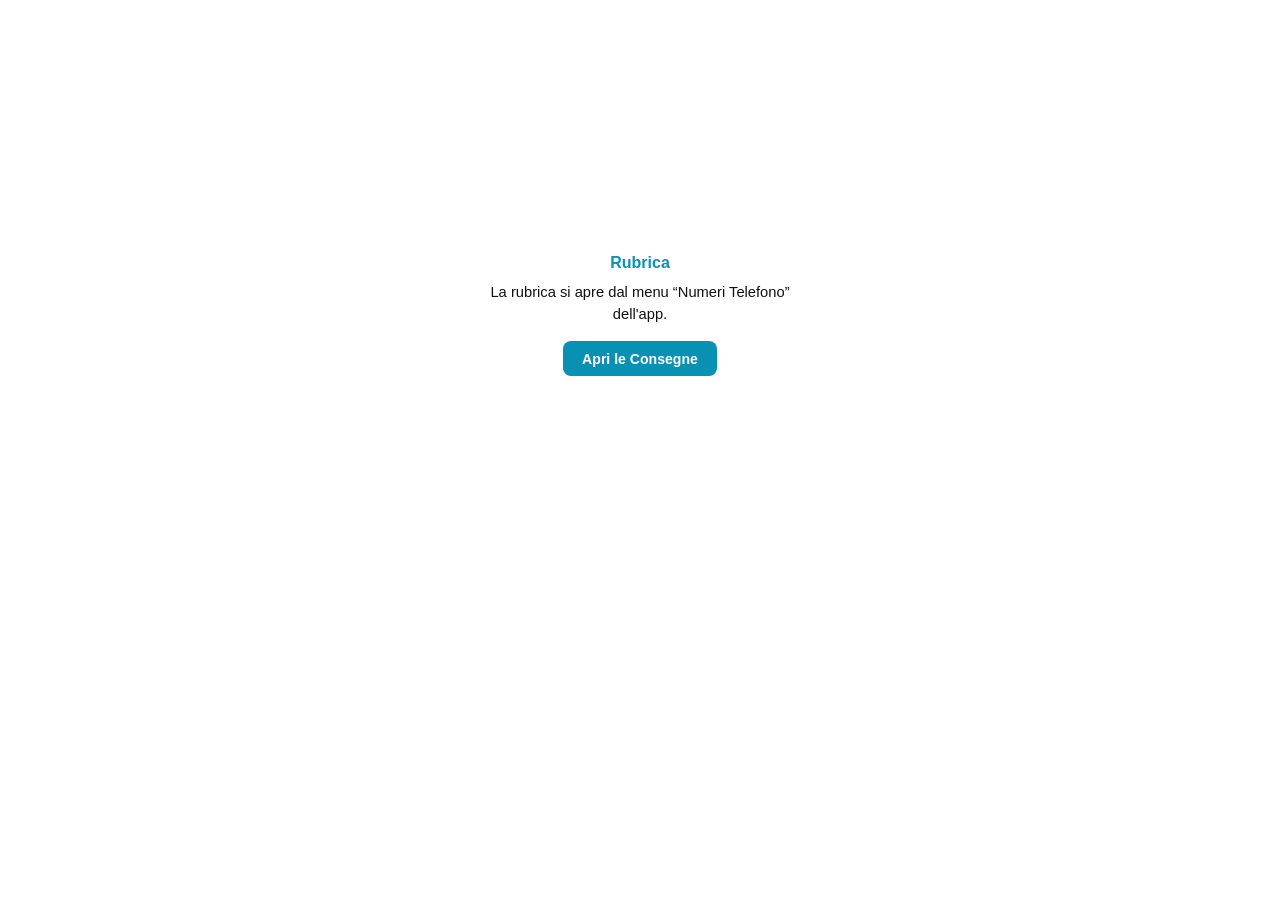
<file: rubrica/index.html>
<!DOCTYPE html>
<html lang="it" data-theme="light">
<head>
  <meta charset="UTF-8">
  <!---->
  <meta http-equiv="Content-Security-Policy" content="default-src 'none'; script-src 'self'; style-src 'self'; img-src 'self'; connect-src https://*.supabase.co; base-uri 'none'; form-action 'none'">
  <meta name="viewport" content="width=device-width, initial-scale=1, maximum-scale=1, viewport-fit=cover">
  <meta name="robots" content="noindex">
  <title>Rubrica</title>
  <link rel="icon" href="../favicon-32.png">
  <link rel="stylesheet" href="app.css">
</head>
<body>

<!---->
<div id="avvisoFuori" class="avviso-fuori" role="status">
  <div class="avviso-box">
    <div class="avviso-titolo">Rubrica</div>
    <p class="avviso-testo">La rubrica si apre dal menu “Numeri Telefono” dell'app.</p>
    <a class="avviso-link" href="../" target="_top" rel="noopener" hidden>Apri le Consegne</a>
  </div>
</div>

<header id="testata" hidden>
  <div class="inner">
    <div class="header-top">
      <div class="header-title">
        <svg width="15" height="15" viewBox="0 0 24 24" fill="none" stroke="currentColor" stroke-width="2" stroke-linecap="round" stroke-linejoin="round" aria-hidden="true" class="ico-titolo"><path d="M22 16.92v3a2 2 0 0 1-2.18 2 19.79 19.79 0 0 1-8.63-3.07A19.5 19.5 0 0 1 4.69 12 19.79 19.79 0 0 1 1.61 3.3 2 2 0 0 1 3.6 1h3a2 2 0 0 1 2 1.72 12.84 12.84 0 0 0 .7 2.81 2 2 0 0 1-.45 2.11L7.91 8.6a16 16 0 0 0 6 6l.94-.94a2 2 0 0 1 2.11-.45 12.84 12.84 0 0 0 2.81.7A2 2 0 0 1 22 16.92z"/></svg>
        Rubrica Gemelli
      </div>
      <div class="header-count" id="countLabel" aria-live="polite"></div>
      <button class="btn-icon" id="btnSettings" title="Gestione categorie" aria-label="Gestione categorie">
        <svg width="14" height="14" viewBox="0 0 24 24" fill="none" stroke="currentColor" stroke-width="2" stroke-linecap="round" stroke-linejoin="round" aria-hidden="true"><circle cx="12" cy="12" r="3"/><path d="M19.4 15a1.65 1.65 0 0 0 .33 1.82l.06.06a2 2 0 0 1-2.83 2.83l-.06-.06a1.65 1.65 0 0 0-1.82-.33 1.65 1.65 0 0 0-1 1.51V21a2 2 0 0 1-4 0v-.09A1.65 1.65 0 0 0 9 19.4a1.65 1.65 0 0 0-1.82.33l-.06.06a2 2 0 0 1-2.83-2.83l.06-.06A1.65 1.65 0 0 0 4.68 15a1.65 1.65 0 0 0-1.51-1H3a2 2 0 0 1 0-4h.09A1.65 1.65 0 0 0 4.6 9a1.65 1.65 0 0 0-.33-1.82l-.06-.06a2 2 0 0 1 2.83-2.83l.06.06A1.65 1.65 0 0 0 9 4.68a1.65 1.65 0 0 0 1-1.51V3a2 2 0 0 1 4 0v.09a1.65 1.65 0 0 0 1 1.51 1.65 1.65 0 0 0 1.82-.33l.06-.06a2 2 0 0 1 2.83 2.83l-.06.06A1.65 1.65 0 0 0 19.4 9a1.65 1.65 0 0 0 1.51 1H21a2 2 0 0 1 0 4h-.09a1.65 1.65 0 0 0-1.51 1z"/></svg>
      </button>
      <button class="btn-icon" id="btnTheme" title="Cambia tema" aria-label="Cambia tema">◐</button>
      <button class="btn-icon" id="btnEsci" type="button" title="Esci dall'account" aria-label="Esci dall'account" hidden>
        <svg width="14" height="14" viewBox="0 0 24 24" fill="none" stroke="currentColor" stroke-width="2" stroke-linecap="round" stroke-linejoin="round" aria-hidden="true"><path d="M9 21H5a2 2 0 0 1-2-2V5a2 2 0 0 1 2-2h4"/><polyline points="16 17 21 12 16 7"/><line x1="21" y1="12" x2="9" y2="12"/></svg>
      </button>
    </div>
    <div class="search-wrap" id="searchWrap">
      <input type="search" id="searchBar" maxlength="80" placeholder="Cerca nome o numero..." autocomplete="off" autocorrect="off" autocapitalize="off" aria-label="Cerca">
      <button type="button" class="btn-search-clear" id="btnSearchClear" aria-label="Pulisci ricerca">×</button>
    </div>
    <div id="searchSuggestions" hidden></div>
    <div class="btn-row">
      <button id="btnAll" class="active" type="button">Mostra Tutti</button>
      <button id="btnAlpha" type="button">A – Z</button>
      <button id="btnNew" type="button">Nuovo Contatto</button>
    </div>
    <div id="chips"></div>
  </div>
</header>

<main id="corpo" hidden>
  <div class="inner" id="contactList">
    <div class="state-msg">
      <div class="spinner"></div>
      <div>Caricamento rubrica...</div>
    </div>
  </div>
</main>

<div id="installToast" role="status" aria-live="polite"></div>

<!---->
<div id="numMenuOverlay" hidden role="dialog" aria-modal="true" aria-label="Azioni numero">
  <div class="num-menu-box">
    <div class="num-menu-title" id="numMenuTitle"></div>
    <div class="num-menu-sub" id="numMenuSub"></div>
    <button type="button" class="num-menu-action" data-action="call">
      <svg width="18" height="18" viewBox="0 0 24 24" fill="none" stroke="currentColor" stroke-width="2" stroke-linecap="round" stroke-linejoin="round" aria-hidden="true"><path d="M22 16.92v3a2 2 0 0 1-2.18 2 19.79 19.79 0 0 1-8.63-3.07A19.5 19.5 0 0 1 4.69 12 19.79 19.79 0 0 1 1.61 3.3 2 2 0 0 1 3.6 1h3a2 2 0 0 1 2 1.72 12.84 12.84 0 0 0 .7 2.81 2 2 0 0 1-.45 2.11L7.91 8.6a16 16 0 0 0 6 6l.94-.94a2 2 0 0 1 2.11-.45 12.84 12.84 0 0 0 2.81.7A2 2 0 0 1 22 16.92z"/></svg>
      Chiama
    </button>
    <button type="button" class="num-menu-action" data-action="copy">
      <svg width="18" height="18" viewBox="0 0 24 24" fill="none" stroke="currentColor" stroke-width="2" stroke-linecap="round" stroke-linejoin="round" aria-hidden="true"><rect x="9" y="9" width="13" height="13" rx="2" ry="2"/><path d="M5 15H4a2 2 0 0 1-2-2V4a2 2 0 0 1 2-2h9a2 2 0 0 1 2 2v1"/></svg>
      Copia numero
    </button>
    <button type="button" class="num-menu-action" data-action="copy-full">
      <svg width="18" height="18" viewBox="0 0 24 24" fill="none" stroke="currentColor" stroke-width="2" stroke-linecap="round" stroke-linejoin="round" aria-hidden="true"><path d="M14 2H6a2 2 0 0 0-2 2v16a2 2 0 0 0 2 2h12a2 2 0 0 0 2-2V8z"/><polyline points="14 2 14 8 20 8"/><line x1="16" y1="13" x2="8" y2="13"/><line x1="16" y1="17" x2="8" y2="17"/></svg>
      Copia con nome
    </button>
    <button type="button" class="num-menu-action" data-action="share">
      <svg width="18" height="18" viewBox="0 0 24 24" fill="none" stroke="currentColor" stroke-width="2" stroke-linecap="round" stroke-linejoin="round" aria-hidden="true"><circle cx="18" cy="5" r="3"/><circle cx="6" cy="12" r="3"/><circle cx="18" cy="19" r="3"/><line x1="8.59" y1="13.51" x2="15.42" y2="17.49"/><line x1="15.41" y1="6.51" x2="8.59" y2="10.49"/></svg>
      Condividi
    </button>
    <button type="button" class="num-menu-action danger" data-action="close">
      Annulla
    </button>
  </div>
</div>

<!---->
<div id="alphaModalOverlay" hidden role="dialog" aria-modal="true" aria-label="Filtra per iniziale">
  <div id="alphaModalBox">
    <div class="modal-title">Filtra per iniziale</div>
    <div class="alpha-grid" id="alphaGrid"></div>
    <button type="button" id="btnAlphaClose" class="btn-cancel btn-blocco">Chiudi</button>
  </div>
</div>

<!---->
<div id="catModalOverlay" hidden role="dialog" aria-modal="true" aria-label="Gestione categorie">
  <div id="catModalBox">
    <div class="modal-handle" data-modal="cat" aria-hidden="true"></div>
    <div class="modal-title">Gestione Categorie</div>
    <div id="catList"></div>
    <div class="form-group con-spazio">
      <label for="fNewCat">Nuova categoria</label>
      <div class="cat-add-row">
        <input type="text" id="fNewCat" maxlength="80" placeholder="es. CHIRURGIA" autocomplete="off" spellcheck="false">
        <button type="button" id="btnAddCat" class="btn-add-cat">Aggiungi</button>
      </div>
    </div>
    <div class="cat-export-section">
      <div class="label">Esportazione</div>
      <div class="cat-export-row">
        <button type="button" id="btnExportCSV">
          <svg width="14" height="14" viewBox="0 0 24 24" fill="none" stroke="currentColor" stroke-width="2" stroke-linecap="round" stroke-linejoin="round" aria-hidden="true"><path d="M14 2H6a2 2 0 0 0-2 2v16a2 2 0 0 0 2 2h12a2 2 0 0 0 2-2V8z"/><polyline points="14 2 14 8 20 8"/></svg>
          Esporta tutto in CSV
        </button>
      </div>
    </div>
    <div class="modal-btns">
      <button type="button" class="btn-cancel" id="btnCatCancel">Chiudi</button>
      <button type="button" class="btn-primary" id="btnCatSave">Salva modifiche</button>
    </div>
  </div>
</div>

<!---->
<div id="modalOverlay" hidden role="dialog" aria-modal="true" aria-labelledby="modalTitle">
  <div id="modalBox">
    <div class="modal-handle" data-modal="contact" aria-hidden="true"></div>
    <div class="modal-title" id="modalTitle">Nuovo Contatto</div>
    <button type="button" id="btnSaveVcf" class="btn-save-vcf" hidden>
      <svg width="14" height="14" viewBox="0 0 24 24" fill="none" stroke="currentColor" stroke-width="2" stroke-linecap="round" stroke-linejoin="round" aria-hidden="true"><path d="M20 21v-2a4 4 0 0 0-4-4H8a4 4 0 0 0-4 4v2"/><circle cx="12" cy="7" r="4"/><line x1="19" y1="8" x2="19" y2="14"/><line x1="22" y1="11" x2="16" y2="11"/></svg>
      Salva nei contatti del telefono
    </button>
    <form id="contactForm" novalidate autocomplete="off">
      <input type="hidden" id="fId">
      <div class="form-group">
        <label for="fNome">Nome *</label>
        <input type="text" id="fNome" required maxlength="200" placeholder="es. Cardiologia guardia" autocomplete="off">
      </div>
      <div class="form-group">
        <label for="fCategoria">Categoria *</label>
        <select id="fCategoria" required></select>
      </div>
      <div class="form-group">
        <label>Numeri e note</label>
        <div id="numeriContainer"></div>
        <button type="button" id="btnAddNum" class="btn-add-num">+ Aggiungi numero</button>
      </div>
      <div class="modal-btns">
        <button type="button" class="btn-cancel" id="btnCancel">Annulla</button>
        <button type="button" class="btn-danger" id="btnDelete" hidden>Elimina</button>
        <button type="submit" class="btn-primary" id="btnSave">Salva</button>
      </div>
    </form>
  </div>
</div>

<script src="app.js" defer></script>
</body>
</html>
</file>
<file: manuale/manuale.css>
/**/
/**/
[hidden] { display: none !important; }
:root {
  --testo: #1f2933;
  --tenue: #52606d;
  --sfondo: #f5f7fa;
  --carta: #ffffff;
  --bordo: #d9e2ec;
  --primario: #37474f;
  --accento: #0b7285;
  --att-sfondo: #fff4e5;
  --att-bordo: #f0a202;
  --avviso-sfondo: #fdecea;
  --avviso-bordo: #c62828;
}
* { box-sizing: border-box; }
html { -webkit-text-size-adjust: 100%; overscroll-behavior: contain; }
body { overscroll-behavior: contain; }
body {
  margin: 0;
  background: var(--sfondo);
  color: var(--testo);
  font: 16px/1.55 system-ui, -apple-system, "Segoe UI", Roboto, Arial, sans-serif;
}
a { color: var(--accento); }
.testata {
  background: var(--primario);
  color: #fff;
  padding: 28px 16px 22px;
  text-align: center;
}
.testata h1 { margin: 0 0 6px; font-size: 1.7rem; }
.testata .sotto { margin: 0 auto 14px; max-width: 640px; opacity: .9; }
.azioni { margin: 0; }
.btn {
  display: inline-block;
  margin: 4px;
  padding: 9px 18px;
  border-radius: 8px;
  background: #fff;
  color: var(--primario);
  font-weight: 600;
  text-decoration: none;
}
.btn.chiaro { background: transparent; color: #fff; border: 1px solid rgba(255,255,255,.7); }
.indice, main, .piede { max-width: 860px; margin: 0 auto; padding: 0 16px; }
.indice {
  background: var(--carta);
  border: 1px solid var(--bordo);
  border-radius: 12px;
  margin-top: 20px;
  padding: 14px 22px;
}
.indice h2 { margin: 4px 0 8px; font-size: 1.15rem; }
.indice-cerca { margin: 0 0 8px; color: var(--tenue); font-size: .92em; }
.indice ol { margin: 0; padding-left: 22px; columns: 2; column-gap: 32px; }
.indice li { margin: 3px 0; break-inside: avoid; }
.capitolo {
  margin: 38px 0 14px;
  padding-bottom: 6px;
  border-bottom: 3px solid var(--accento);
  font-size: 1.45rem;
}
.cap {
  background: var(--carta);
  border: 1px solid var(--bordo);
  border-radius: 12px;
  padding: 16px 20px 14px;
  margin: 0 0 16px;
  break-inside: avoid;
  page-break-inside: avoid;
}
.cap h3 { margin: 0 0 6px; font-size: 1.12rem; color: var(--primario); }
.cap p, .cap ul, .cap ol, .cap dl { margin: 6px 0; }
.cap ol, .cap ul { padding-left: 22px; }
.cap li { margin: 2px 0; }
.serve { color: var(--tenue); font-style: italic; }
.att {
  background: var(--att-sfondo);
  border-left: 4px solid var(--att-bordo);
  padding: 6px 10px;
  border-radius: 4px;
}
.avviso {
  background: var(--avviso-sfondo);
  border-left: 4px solid var(--avviso-bordo);
  padding: 6px 10px;
  border-radius: 4px;
  font-weight: 600;
}
figure { margin: 10px 0 4px; }
figure img {
  display: block;
  max-width: 100%;
  height: auto;
  border: 1px solid var(--bordo);
  border-radius: 8px;
}
figure.telefono img { max-width: 260px; }
figcaption { color: var(--tenue); font-size: .88rem; margin-top: 4px; }
.colonne { columns: 3; column-gap: 24px; padding-left: 18px; }
.colonne li { break-inside: avoid; }
dt { font-weight: 700; margin-top: 6px; }
dd { margin: 0 0 4px 0; color: var(--tenue); }
.problema { border-color: var(--accento); border-width: 2px; }
.piede { color: var(--tenue); font-size: .85rem; text-align: center; padding: 18px 16px 40px; }

@media (max-width: 600px) {
  body { font-size: 15.5px; }
  .testata h1 { font-size: 1.4rem; }
  .indice ol { columns: 1; }
  .colonne { columns: 2; }
  .cap { padding: 14px 14px 12px; }
  figure.telefono img { max-width: 100%; }
}

@media print {
  @page { size: A4; margin: 14mm 12mm; }
  body { background: #fff; font-size: 10pt; line-height: 1.4; }
  .testata { background: #fff; color: var(--testo); padding: 0 0 8px; border-bottom: 2px solid var(--primario); }
  .testata .sotto { opacity: 1; }
  .azioni, .indice-cerca { display: none; }
  .indice { border: 0; padding: 0; margin-top: 10px; }
  .capitolo { break-before: page; page-break-before: always; margin-top: 0; }
  #c1 { break-before: auto; page-break-before: auto; }
  .cap { border: 1px solid #ccc; }
  a { color: inherit; text-decoration: none; }
  .cap { padding: 8px 12px; margin-bottom: 8px; }
  figure { margin: 6px 0 2px; }
  figure img { max-height: 62mm; width: auto; }
  figure.telefono img { max-height: 80mm; }
  figcaption { font-size: 8.5pt; }
}
</file>
<file: manuale/indice-laterale.css>
/**/
:root {
  --il-larghezza: 280px;
  --il-sfondo: #ffffff;
  --il-bordo: #d9e2ec;
  --il-testo: #1f2933;
  --il-tenue: #52606d;
  --il-accento: #0b7285;
  --il-testa: #37474f;
  --il-attiva: #e3f4f6;
}
.il-pannello {
  position: fixed;
  top: 0;
  left: 0;
  bottom: 0;
  z-index: 50;
  width: var(--il-larghezza);
  max-width: 86vw;
  display: flex;
  flex-direction: column;
  background: var(--il-sfondo);
  border-right: 1px solid var(--il-bordo);
  box-shadow: 2px 0 12px rgba(0, 0, 0, .08);
  transform: translateX(-102%);
  transition: transform .2s ease;
  font: 14px/1.4 system-ui, -apple-system, "Segoe UI", Roboto, Arial, sans-serif;
  color: var(--il-testo);
}
html.il-aperto .il-pannello { transform: none; }
.il-testa {
  display: flex;
  align-items: center;
  justify-content: space-between;
  padding: 10px 12px;
  background: var(--il-testa);
  color: #fff;
  flex-shrink: 0;
}
.il-titolo { font-weight: 700; letter-spacing: .3px; }
.il-chiudi, .il-apri, .il-piu {
  font: inherit;
  cursor: pointer;
  border-radius: 6px;
}
.il-chiudi {
  background: transparent;
  border: 1px solid rgba(255, 255, 255, .6);
  color: #fff;
  padding: 0 9px;
  font-size: 1.05rem;
  line-height: 1.6;
}
.il-elenco, .il-sotto { list-style: none; margin: 0; padding: 0; }
.il-elenco { overflow-y: auto; padding: 6px 0 24px; flex: 1; }
.il-riga { display: flex; align-items: flex-start; gap: 4px; padding: 2px 8px; }
.il-piu {
  flex-shrink: 0;
  width: 24px;
  height: 24px;
  margin-top: 2px;
  padding: 0;
  border: 1px solid var(--il-bordo);
  background: #fff;
  color: var(--il-accento);
  font-weight: 700;
  line-height: 20px;
}
.il-piu.il-vuoto { visibility: hidden; }
.il-voce {
  display: block;
  flex: 1;
  padding: 4px 6px;
  border-radius: 6px;
  color: var(--il-testo);
  text-decoration: none;
}
.il-voce:hover, .il-voce:focus-visible { background: #f0f4f8; }
.il-voce-capitolo { font-weight: 600; }
.il-sotto { padding: 0 8px 6px 36px; }
.il-sotto .il-voce { color: var(--il-tenue); font-size: .93em; }
.il-voce.il-attiva { background: var(--il-attiva); color: var(--il-accento); }
.il-apri {
  position: fixed;
  top: 10px;
  left: 10px;
  z-index: 49;
  padding: 6px 12px;
  border: 1px solid var(--il-bordo);
  background: #fff;
  color: var(--il-testa);
  font-weight: 600;
  box-shadow: 0 2px 8px rgba(0, 0, 0, .15);
}
html.il-aperto .il-apri { display: none; }
.il-velo { display: none; }
/**/
html.il-pronto:not(.il-aperto) body { padding-top: 52px; }

/**/
@media (min-width: 900px) {
  html.il-pronto body { transition: padding-left .2s ease; }
  html.il-aperto body { padding-left: var(--il-larghezza); }
}
/**/
@media (max-width: 899.98px) {
  html.il-pronto body { padding-top: 52px; }
  html.il-aperto .il-velo {
    display: block;
    position: fixed;
    inset: 0;
    z-index: 48;
    background: rgba(0, 0, 0, .3);
  }
}
/**/
html.in-cornice .solo-fuori-cornice { display: none !important; }

/**/
@media print {
  .il-pannello, .il-apri, .il-velo { display: none !important; }
  html.il-aperto body, html.il-pronto body { padding-left: 0 !important; padding-top: 0 !important; }
}
</file>
<file: manuale/ingrandisci.css>
/**/
.ing-cliccabile { cursor: zoom-in; }
.ing-cliccabile:focus-visible { outline: 3px solid #0b7285; outline-offset: 2px; }

.ing-velo {
  position: fixed;
  inset: 0;
  z-index: 2000;               /**/
  display: flex;
  align-items: center;
  justify-content: center;
  background: rgba(10, 14, 18, .9);   /**/
  cursor: zoom-out;
}
.ing-velo[hidden] { display: none; }
html.ing-aperto, html.ing-aperto body { overflow: hidden; }

.ing-cornice { margin: 0; display: flex; flex-direction: column; align-items: center; cursor: default; }
/**/
.ing-immagine {
  display: block;
  width: 80vw;
  height: 80vh;
  max-width: none;              /**/
  max-height: none;
  border: 0;
  border-radius: 0;
  object-fit: contain;          /**/
  filter: drop-shadow(0 10px 30px rgba(0, 0, 0, .55));
}
.ing-didascalia {
  max-width: 80vw;
  margin-top: 8px;
  color: #f0f4f8;
  font: 14px/1.4 system-ui, -apple-system, "Segoe UI", Roboto, Arial, sans-serif;
  text-align: center;
}
.ing-chiudi {
  position: fixed;
  top: 12px;
  right: 14px;
  width: 44px;
  height: 44px;
  border: 1px solid rgba(255, 255, 255, .6);
  border-radius: 50%;
  background: rgba(0, 0, 0, .35);
  color: #fff;
  font: 28px/40px system-ui, Arial, sans-serif;
  cursor: pointer;
}
.ing-chiudi:focus-visible { outline: 3px solid #fff; outline-offset: 2px; }

@media print {
  .ing-velo { display: none !important; }
  .ing-cliccabile { cursor: auto; }
}
</file>
<file: manuale/cerca.css>
/**/
:root {
  --cerca-sfondo: #ffffff;
  --cerca-bordo: #d9e2ec;
  --cerca-testo: #1f2933;
  --cerca-tenue: #52606d;
  --cerca-accento: #0b7285;
  --cerca-attiva: #e3f4f6;
  --cerca-segno: #fff1a8;
  --cerca-altezza: 56px;
}
@media screen {
  /**/
  .cerca-barra {
    position: sticky;
    top: 0;
    z-index: 45;                     /**/
    box-sizing: border-box;
    min-height: var(--cerca-altezza);
    padding: 9px 16px;
    background: var(--cerca-sfondo);
    border-bottom: 1px solid var(--cerca-bordo);
    box-shadow: 0 2px 8px rgba(0, 0, 0, .06);
    font: 15px/1.4 system-ui, -apple-system, "Segoe UI", Roboto, Arial, sans-serif;
    color: var(--cerca-testo);
  }
  .cerca-dentro { position: relative; max-width: 828px; margin: 0 auto; }
  .cerca-campo {
    box-sizing: border-box;
    width: 100%;
    height: 38px;
    padding: 6px 40px 6px 36px;
    border: 1px solid var(--cerca-bordo);
    border-radius: 19px;
    background: #f5f7fa;
    color: var(--cerca-testo);
    font: 16px/1.3 system-ui, -apple-system, "Segoe UI", Roboto, Arial, sans-serif;   /**/
    -webkit-appearance: none;
    appearance: none;
  }
  /**/
  .cerca-lente { position: absolute; top: 11px; left: 13px; width: 16px; height: 16px; pointer-events: none; }
  .cerca-lente::before { content: ""; position: absolute; top: 0; left: 0; width: 9px; height: 9px; border: 2px solid var(--cerca-tenue); border-radius: 50%; }
  .cerca-lente::after { content: ""; position: absolute; top: 11px; left: 9px; width: 6px; height: 2px; background: var(--cerca-tenue); border-radius: 1px; transform: rotate(45deg); transform-origin: 0 50%; }
  .cerca-campo::-webkit-search-cancel-button { -webkit-appearance: none; display: none; }
  .cerca-campo:focus { outline: none; border-color: var(--cerca-accento); background-color: #fff; box-shadow: 0 0 0 3px rgba(11, 114, 133, .18); }
  .cerca-svuota {
    position: absolute;
    top: 4px;
    right: 5px;
    width: 30px;
    height: 30px;
    padding: 0;
    border: 0;
    border-radius: 50%;
    background: transparent;
    color: var(--cerca-tenue);
    font: 22px/30px system-ui, Arial, sans-serif;
    cursor: pointer;
  }
  .cerca-svuota:hover, .cerca-svuota:focus-visible { background: #e9eef3; outline: none; }
  .cerca-svuota[hidden] { display: none; }

  /**/
  .cerca-pannello {
    position: absolute;
    top: calc(100% + 6px);
    left: 0;
    right: 0;
    max-height: min(65vh, 520px);
    overflow-y: auto;
    overscroll-behavior: contain;
    background: var(--cerca-sfondo);
    border: 1px solid var(--cerca-bordo);
    border-radius: 12px;
    box-shadow: 0 10px 28px rgba(0, 0, 0, .16);
  }
  .cerca-pannello[hidden] { display: none; }
  .cerca-stato { margin: 0; padding: 8px 14px 6px; color: var(--cerca-tenue); font-size: .86em; }
  .cerca-stato:empty { display: none; }
  .cerca-voce {
    display: block;
    padding: 8px 14px 9px;
    border-top: 1px solid #edf1f5;
    color: var(--cerca-testo);
    text-decoration: none;
  }
  .cerca-voce.cerca-attiva { background: var(--cerca-attiva); }
  .cerca-voce-titolo { display: block; font-weight: 650; color: var(--cerca-accento); }
  .cerca-voce-capitolo { display: block; color: var(--cerca-tenue); font-size: .8em; }
  .cerca-voce-testo { display: block; margin-top: 2px; color: var(--cerca-tenue); font-size: .9em; }
  .cerca-segno { background: var(--cerca-segno); color: inherit; border-radius: 3px; padding: 0 1px; }

  /**/
  html.cerca-pronto main [id] { scroll-margin-top: calc(var(--cerca-altezza) + 12px); }
  .cerca-arrivo { animation: cerca-arrivo 2s ease-out; }
  @keyframes cerca-arrivo { 0%, 35% { box-shadow: 0 0 0 3px var(--cerca-accento); } 100% { box-shadow: 0 0 0 3px transparent; } }

  /**/
  html.cerca-pronto.il-pronto body,
  html.cerca-pronto.il-pronto:not(.il-aperto) body { padding-top: 0; }
  html.cerca-pronto.il-pronto:not(.il-aperto) .cerca-barra { padding-left: 132px; }
}
@media screen and (max-width: 899.98px) {
  html.cerca-pronto.il-pronto .cerca-barra { padding-left: 132px; }
}
@media screen and (max-width: 420px) {
  .cerca-barra { padding-right: 10px; }
  html.cerca-pronto.il-pronto .cerca-barra, html.cerca-pronto.il-pronto:not(.il-aperto) .cerca-barra { padding-left: 122px; }
  .cerca-pannello { left: -112px; right: -2px; max-height: 70vh; }
}

/**/
@media print {
  .cerca-barra { display: none !important; }
}
</file>
<file: rubrica/app.css>
/**/
*, *::before, *::after { box-sizing: border-box; margin: 0; padding: 0; }

/**/
[hidden] { display: none !important; }

/**/
html, body { overscroll-behavior: contain; }

:root {
  --bg:       #ffffff;
  --surface:  #f7f7f7;
  --text:     #111111;
  --muted:    #888888;
  --border:   #e5e5e5;
  --accent:   #0891b2;
  --num:      #0891b2;
  --num-bg:   #e0f7fa;
  --note:     #555555;
  --modal-bg: #ffffff;
}
[data-theme="dark"] {
  --bg:       #0c0c0c;
  --surface:  #161616;
  --text:     #ececec;
  --muted:    #666666;
  --border:   #222222;
  --accent:   #20b8cd;
  --num:      #20b8cd;
  --num-bg:   rgba(32,184,205,.12);
  --note:     #aaaaaa;
  --modal-bg: #111111;
}

body {
  font-family: -apple-system, BlinkMacSystemFont, 'Inter', 'Segoe UI', sans-serif;
  background: var(--bg);
  color: var(--text);
  min-height: 100vh;
  padding-bottom: calc(3rem + env(safe-area-inset-bottom));
  padding-left: env(safe-area-inset-left);
  padding-right: env(safe-area-inset-right);
  transition: background .2s, color .2s;
  font-size: 17px;
}

.inner {
  width: 90%;
  max-width: 760px;
  margin: 0 auto;
}

/**/
header {
  background: var(--bg);
  padding: calc(1rem + env(safe-area-inset-top)) 0 0;
  position: sticky;
  top: 0;
  z-index: 100;
  border-bottom: 1px solid var(--border);
  transition: background .2s;
}
.header-top {
  display: flex;
  align-items: center;
  gap: .5rem;
  margin-bottom: .9rem;
}
.header-title {
  color: var(--accent);
  font-size: .9rem;
  font-weight: 600;
  letter-spacing: .02em;
  flex: 1;
  display: flex;
  align-items: center;
  gap: .35rem;
}
.header-count {
  color: var(--muted);
  font-size: .75rem;
}

/**/
.btn-icon {
  background: none;
  border: 1px solid var(--border);
  border-radius: 8px;
  color: var(--muted);
  width: 2.5rem;
  height: 2.5rem;
  cursor: pointer;
  display: flex;
  align-items: center;
  justify-content: center;
  flex-shrink: 0;
  transition: border-color .15s, color .15s, background .15s;
}
.btn-icon:hover     { border-color: var(--accent); color: var(--accent); }
.btn-icon:active    { background: var(--surface); }

/**/
#installToast {
  position: fixed;
  top: 50%;
  left: 50%;
  transform: translate(-50%, -50%) scale(.92);
  background: var(--surface);
  border: 1px solid var(--border);
  color: var(--text);
  font-size: .84rem;
  padding: .7rem 1.15rem;
  border-radius: 9px;
  white-space: normal;
  max-width: 88vw;
  text-align: center;
  box-shadow: 0 8px 28px rgba(0,0,0,.35);
  opacity: 0;
  pointer-events: none;
  transition: opacity .18s, transform .18s;
  z-index: 500;
}
#installToast.show {
  opacity: 1;
  transform: translate(-50%, -50%) scale(1);
}
#installToast.toast-error   { border-color: #ef4444; background: rgba(239,68,68,.15); }
#installToast.toast-warning { border-color: #f59e0b; background: rgba(245,158,11,.13); }
#installToast.toast-success { border-color: #22c55e; background: rgba(34,197,94,.13);  }
#installToast.toast-confirm { pointer-events: auto; min-width: 220px; }

#searchBar {
  width: 100%;
  padding: .7rem 1.1rem;
  font-size: .95rem;
  border: 1px solid var(--border);
  border-radius: 999px;
  background: var(--surface);
  color: var(--text);
  outline: none;
  -webkit-appearance: none;
  transition: border-color .15s, background .2s;
  font-family: inherit;
}
#searchBar::placeholder { color: var(--muted); }
#searchBar:focus { border-color: var(--accent); }

.btn-row {
  display: flex;
  gap: .5rem;
  margin-top: .7rem;
}
.btn-row button {
  flex: 1;
  padding: .55rem;
  font-size: .8rem;
  font-weight: 500;
  border: 1px solid var(--border);
  border-radius: 7px;
  background: transparent;
  color: var(--muted);
  cursor: pointer;
  transition: all .12s;
  font-family: inherit;
  letter-spacing: .01em;
  min-height: 40px;
}
.btn-row button:hover { border-color: var(--accent); color: var(--accent); }
.btn-row button.active { background: var(--accent); color: #fff; border-color: var(--accent); }

#chips {
  display: flex;
  flex-wrap: wrap;
  gap: .35rem;
  padding: .65rem 0 .55rem;
}
.chip {
  padding: .28rem .7rem;
  border-radius: 999px;
  border: 1px solid var(--border);
  font-size: .72rem;
  font-weight: 500;
  color: var(--muted);
  background: transparent;
  cursor: pointer;
  white-space: nowrap;
  transition: all .12s;
  font-family: inherit;
  min-height: 32px;
}
.chip:hover { border-color: var(--accent); color: var(--accent); }
.chip.active { background: var(--accent); color: #fff; border-color: var(--accent); }

/**/
main { padding: .75rem 0; }

.contact-card {
  display: flex;
  align-items: center;
  gap: .65rem;
  padding: .7rem .8rem;
  background: var(--surface);
  border: 1px solid var(--border);
  border-radius: 9px;
  margin-bottom: .4rem;
  transition: background .12s, border-color .12s;
}
.contact-card:active { background: var(--bg); }

/**/
.contact-avatar {
  width: 36px;
  height: 36px;
  border-radius: 50%;
  display: flex;
  align-items: center;
  justify-content: center;
  font-size: .92rem;
  font-weight: 700;
  color: #fff;
  flex-shrink: 0;
  letter-spacing: 0;
  user-select: none;
  background: var(--accent);
}

.contact-info {
  flex: 1;
  min-width: 0;
  cursor: pointer;
}
.contact-name {
  font-weight: 500;
  font-size: .9rem;
  color: var(--text);
  margin-bottom: .3rem;
  line-height: 1.3;
}
.contact-name mark,
.num-pill mark,
.num-nota-inline mark {
  background: rgba(245,158,11,.45);
  color: inherit;
  padding: 0 1px;
  border-radius: 2px;
  font-weight: 700;
}
.contact-numbers { display: flex; flex-wrap: wrap; gap: .35rem .5rem; align-items: center; }
.num-group { display: inline-flex; align-items: center; gap: .3rem; }
.num-pill {
  font-family: 'SF Mono', 'Fira Code', 'Consolas', monospace;
  font-size: .78rem;
  font-weight: 600;
  color: var(--accent);
  background: var(--num-bg);
  text-decoration: none;
  letter-spacing: .03em;
  padding: .25rem .65rem;
  border-radius: 999px;
  transition: opacity .1s;
  white-space: nowrap;
  min-height: 28px;
  display: inline-flex;
  align-items: center;
}
.num-pill:active { opacity: .6; }
.num-nota-inline {
  font-size: .72rem;
  color: var(--note);
  white-space: nowrap;
}

/**/
.num-row {
  display: flex;
  gap: .4rem;
  align-items: center;
  margin-bottom: .4rem;
}
.num-row-inputs {
  display: flex;
  gap: .4rem;
  flex: 1;
}
.num-row-inputs .f-num {
  width: 7rem;
  flex-shrink: 0;
  padding: .6rem .7rem;
  border: 1px solid var(--border);
  border-radius: 6px;
  font-size: .88rem;
  color: var(--text);
  background: var(--surface);
  font-family: 'SF Mono','Fira Code','Consolas',monospace;
  font-weight: 600;
  outline: none;
  transition: border-color .15s;
}
.num-row-inputs .f-num:focus { border-color: var(--accent); }
.num-row-inputs .f-num.invalid { border-color: #ef4444; }
.num-row-inputs .f-nota {
  flex: 1;
  padding: .6rem .7rem;
  border: 1px solid var(--border);
  border-radius: 6px;
  font-size: .88rem;
  color: var(--text);
  background: var(--surface);
  font-family: inherit;
  outline: none;
  transition: border-color .15s;
}
.num-row-inputs .f-nota:focus { border-color: var(--accent); }
.btn-rm-num {
  background: none;
  border: 1px solid var(--border);
  border-radius: 6px;
  color: var(--muted);
  font-size: 1rem;
  width: 2.4rem;
  height: 2.4rem;
  cursor: pointer;
  display: flex;
  align-items: center;
  justify-content: center;
  flex-shrink: 0;
  transition: border-color .12s, color .12s;
}
.btn-rm-num:hover { border-color: #ef4444; color: #ef4444; }
.btn-add-num {
  margin-top: .2rem;
  background: none;
  border: 1px dashed var(--border);
  border-radius: 6px;
  color: var(--muted);
  font-size: .82rem;
  padding: .55rem .85rem;
  cursor: pointer;
  width: 100%;
  text-align: left;
  font-family: inherit;
  transition: border-color .12s, color .12s;
  min-height: 40px;
}
.btn-add-num:hover { border-color: var(--accent); color: var(--accent); }
.contact-cat { display: none; }

.btn-edit {
  background: none;
  border: none;
  padding: .55rem;
  cursor: pointer;
  color: var(--muted);
  flex-shrink: 0;
  display: flex;
  align-items: center;
  opacity: .55;
  transition: opacity .12s;
  border-radius: 6px;
  min-width: 40px;
  min-height: 40px;
  justify-content: center;
}
.btn-edit:hover { opacity: 1; color: var(--accent); }

.state-msg {
  text-align: center;
  padding: 4rem 1rem;
  color: var(--muted);
  font-size: .88rem;
}
.state-msg .ico { margin-bottom: .5rem; }
.state-msg .sub { font-size: .8rem; margin-top: .35rem; opacity: .6; }
.load-status {
  margin-top: .55rem;
  font-size: .78rem;
  opacity: .6;
  min-height: 1.2em;
}
.spinner {
  width: 22px; height: 22px;
  border: 1.5px solid var(--border);
  border-top-color: var(--accent);
  border-radius: 50%;
  animation: spin .75s linear infinite;
  margin: 0 auto .75rem;
}
@keyframes spin { to { transform: rotate(360deg); } }

/**/
#modalOverlay {
  position: fixed;
  inset: 0;
  background: rgba(0,0,0,.55);
  z-index: 200;
  display: flex;
  align-items: flex-end;
  justify-content: center;
}
#modalOverlay[hidden] { display: none; }
#modalBox {
  background: var(--modal-bg);
  border-top: 1px solid var(--border);
  border-radius: 12px 12px 0 0;
  width: 100%;
  max-width: 760px;
  max-height: 90vh;
  overflow-y: auto;
  padding: 1.25rem 1.25rem 1rem;
  padding-bottom: calc(1rem + env(safe-area-inset-bottom));
  transition: background .2s;
}
.modal-title {
  font-size: .95rem;
  font-weight: 600;
  margin-bottom: 1rem;
  color: var(--text);
}
.form-group { margin-bottom: .8rem; }
.form-group label {
  display: block;
  font-size: .72rem;
  font-weight: 500;
  color: var(--muted);
  margin-bottom: .25rem;
  text-transform: uppercase;
  letter-spacing: .05em;
}
.form-group input,
.form-group select {
  width: 100%;
  padding: .65rem .8rem;
  border: 1px solid var(--border);
  border-radius: 6px;
  font-size: .9rem;
  color: var(--text);
  outline: none;
  background: var(--surface);
  font-family: inherit;
  transition: border-color .15s;
  min-height: 40px;
}
.form-group input:focus,
.form-group select:focus { border-color: var(--accent); }
.modal-btns { display: flex; gap: .5rem; margin-top: 1.1rem; }
.btn-primary {
  flex: 1;
  padding: .75rem;
  background: var(--accent);
  color: #fff;
  border: none;
  border-radius: 6px;
  font-size: .88rem;
  font-weight: 600;
  cursor: pointer;
  font-family: inherit;
  min-height: 44px;
}
.btn-primary:active { opacity: .85; }
.btn-danger {
  padding: .75rem .95rem;
  background: transparent;
  color: #ef4444;
  border: 1px solid #ef4444;
  border-radius: 6px;
  font-size: .88rem;
  font-weight: 500;
  cursor: pointer;
  font-family: inherit;
  min-height: 44px;
}
.btn-danger:active { opacity: .75; }
.btn-cancel {
  padding: .75rem .95rem;
  background: transparent;
  color: var(--muted);
  border: 1px solid var(--border);
  border-radius: 6px;
  font-size: .88rem;
  font-weight: 500;
  cursor: pointer;
  font-family: inherit;
  min-height: 44px;
}

/**/
#catModalOverlay {
  position: fixed;
  inset: 0;
  background: rgba(0,0,0,.55);
  z-index: 200;
  display: flex;
  align-items: flex-end;
  justify-content: center;
}
#catModalOverlay[hidden] { display: none; }
#catModalBox {
  background: var(--modal-bg);
  border-top: 1px solid var(--border);
  border-radius: 12px 12px 0 0;
  width: 100%;
  max-width: 760px;
  max-height: 88vh;
  overflow-y: auto;
  padding: 1.25rem 1.25rem 1rem;
  padding-bottom: calc(1rem + env(safe-area-inset-bottom));
  transition: background .2s;
}

/**/
.cat-item {
  display: flex;
  align-items: center;
  gap: .5rem;
  padding: .35rem 0;
  border-bottom: 1px solid var(--border);
  background: var(--modal-bg);
  transition: transform .12s, opacity .12s;
}
.cat-item:last-child { border-bottom: none; }
.cat-item.dragging {
  opacity: .6;
  transform: scale(1.02);
  box-shadow: 0 4px 14px rgba(0,0,0,.4);
  z-index: 10;
  position: relative;
}
.cat-drag-handle {
  width: 2rem;
  height: 2.4rem;
  display: flex;
  align-items: center;
  justify-content: center;
  color: var(--muted);
  cursor: grab;
  flex-shrink: 0;
  touch-action: none;
  user-select: none;
}
.cat-drag-handle:active { cursor: grabbing; color: var(--accent); }
.cat-name-input {
  flex: 1;
  padding: .55rem .65rem;
  border: 1px solid var(--border);
  border-radius: 6px;
  font-size: .86rem;
  font-weight: 500;
  color: var(--text);
  background: var(--surface);
  font-family: inherit;
  outline: none;
  transition: border-color .15s;
  min-height: 40px;
}
.cat-name-input:focus { border-color: var(--accent); }
.cat-count {
  font-size: .72rem;
  color: var(--muted);
  min-width: 3.4rem;
  text-align: right;
  white-space: nowrap;
}
.cat-del-btn {
  background: none;
  border: 1px solid transparent;
  border-radius: 6px;
  width: 2.4rem;
  height: 2.4rem;
  cursor: pointer;
  display: flex;
  align-items: center;
  justify-content: center;
  flex-shrink: 0;
  padding: 0;
  transition: all .12s;
}
.cat-del-btn.can-del { color: #ef4444; border-color: rgba(239,68,68,.3); }
.cat-del-btn.can-del:hover { background: rgba(239,68,68,.12); border-color: #ef4444; }
.cat-del-btn.no-del  { color: #ef4444; opacity: .25; cursor: default; }

/**/
.cat-add-row {
  display: flex;
  gap: .4rem;
  margin-top: .3rem;
}
.cat-add-row input {
  flex: 1;
  padding: .65rem .85rem;
  border: 1px solid var(--border);
  border-radius: 6px;
  font-size: .9rem;
  color: var(--text);
  background: var(--surface);
  font-family: inherit;
  outline: none;
  transition: border-color .15s;
  min-height: 40px;
}
.cat-add-row input:focus { border-color: var(--accent); }
.cat-add-row .btn-add-cat {
  padding: .65rem 1.1rem;
  background: var(--accent);
  color: #fff;
  border: none;
  border-radius: 6px;
  font-size: .84rem;
  font-weight: 600;
  cursor: pointer;
  font-family: inherit;
  white-space: nowrap;
  min-height: 40px;
}
.cat-add-row .btn-add-cat:active { opacity: .85; }

/**/
#alphaModalOverlay {
  position: fixed;
  inset: 0;
  background: rgba(0,0,0,.55);
  z-index: 200;
  display: flex;
  align-items: center;
  justify-content: center;
}
#alphaModalOverlay[hidden] { display: none; }
#alphaModalBox {
  background: var(--modal-bg);
  border: 1px solid var(--border);
  border-radius: 12px;
  width: min(96vw, 480px);
  padding: 1.3rem 1.1rem 1.5rem;
  transition: background .2s;
}
.alpha-grid {
  display: grid;
  grid-template-columns: repeat(6, 1fr);
  gap: .42rem;
  margin-top: .85rem;
}
.alpha-btn {
  min-height: 48px;
  padding: .5rem .1rem;
  border: 1px solid var(--border);
  border-radius: 8px;
  background: transparent;
  color: var(--muted);
  font-size: .9rem;
  font-weight: 600;
  cursor: pointer;
  font-family: inherit;
  transition: all .12s;
  display: flex;
  align-items: center;
  justify-content: center;
}
.alpha-btn:hover { border-color: var(--accent); color: var(--accent); }
.alpha-btn.active { background: var(--accent); color: #fff; border-color: var(--accent); }
.alpha-btn.num-btn {
  grid-column: span 2;
  font-size: .78rem;
  letter-spacing: -.01em;
}

/**/
.btn-spinner {
  display: inline-block;
  width: 14px;
  height: 14px;
  border: 2px solid currentColor;
  border-top-color: transparent;
  border-radius: 50%;
  animation: spin .65s linear infinite;
  opacity: .85;
  vertical-align: middle;
}

/**/
.search-wrap { position: relative; }
.btn-search-clear {
  position: absolute;
  right: .55rem;
  top: 50%;
  transform: translateY(-50%);
  background: var(--border);
  border: none;
  width: 1.6rem;
  height: 1.6rem;
  border-radius: 50%;
  color: var(--text);
  cursor: pointer;
  display: none;
  align-items: center;
  justify-content: center;
  font-size: .75rem;
  opacity: .7;
  transition: opacity .12s, background .12s;
}
.btn-search-clear:hover { opacity: 1; background: var(--accent); color: #fff; }
.search-wrap.has-text .btn-search-clear { display: flex; }
.search-wrap.has-text #searchBar { padding-right: 2.6rem; }

/**/
#searchSuggestions {
  display: flex;
  flex-wrap: wrap;
  gap: .3rem;
  margin-top: .45rem;
}
#searchSuggestions[hidden] { display: none; }
.search-suggestion {
  background: var(--surface);
  border: 1px solid var(--border);
  border-radius: 999px;
  padding: .25rem .65rem .25rem .55rem;
  font-size: .72rem;
  color: var(--muted);
  cursor: pointer;
  display: inline-flex;
  align-items: center;
  gap: .25rem;
  font-family: inherit;
  transition: all .12s;
  min-height: 28px;
}
.search-suggestion:hover { border-color: var(--accent); color: var(--accent); }
.search-suggestion .sug-x {
  color: var(--muted);
  opacity: .55;
  font-size: .9rem;
  line-height: 1;
  padding: 0 0 0 .15rem;
}
.search-suggestion .sug-x:hover { opacity: 1; color: #ef4444; }

/**/
.modal-handle {
  width: 40px;
  height: 4px;
  background: var(--border);
  border-radius: 2px;
  margin: -.6rem auto .85rem;
  cursor: grab;
  flex-shrink: 0;
  touch-action: none;
}
.modal-handle:active { cursor: grabbing; background: var(--muted); }

/**/
.contact-fav-star {
  display: inline-flex;
  align-items: center;
  margin-right: .25rem;
  color: #f59e0b;
  flex-shrink: 0;
}
.contact-name {
  display: flex;
  align-items: center;
}
.contact-name-text { flex: 1; min-width: 0; word-break: break-word; }

/**/
.chip-special {
  background: var(--num-bg);
  border-color: var(--accent);
  color: var(--accent);
}
.chip-special.active {
  background: var(--accent);
  color: #fff;
}

/**/
.btn-save-vcf {
  display: flex;
  align-items: center;
  justify-content: center;
  gap: .45rem;
  width: 100%;
  padding: .65rem;
  background: var(--num-bg);
  color: var(--accent);
  border: 1px solid var(--accent);
  border-radius: 8px;
  font-size: .85rem;
  font-weight: 600;
  font-family: inherit;
  cursor: pointer;
  margin-bottom: 1rem;
  min-height: 42px;
  transition: opacity .12s;
}
.btn-save-vcf:active { opacity: .75; }
.btn-save-vcf[hidden] { display: none; }

/**/
.cat-export-section {
  margin-top: 1.2rem;
  padding-top: 1rem;
  border-top: 1px dashed var(--border);
}
.cat-export-section .label {
  font-size: .72rem;
  font-weight: 500;
  color: var(--muted);
  text-transform: uppercase;
  letter-spacing: .05em;
  margin-bottom: .5rem;
}
.cat-export-row {
  display: flex;
  gap: .5rem;
}
.cat-export-row button {
  flex: 1;
  padding: .65rem .75rem;
  background: transparent;
  color: var(--text);
  border: 1px solid var(--border);
  border-radius: 7px;
  font-size: .82rem;
  font-weight: 500;
  cursor: pointer;
  font-family: inherit;
  display: flex;
  align-items: center;
  justify-content: center;
  gap: .4rem;
  min-height: 40px;
  transition: all .12s;
}
.cat-export-row button:hover { border-color: var(--accent); color: var(--accent); }

/**/
.btn-icon[data-theme-mode="dark"]::before  { content: "🌙"; font-size: .85rem; }
.btn-icon[data-theme-mode="light"]::before { content: "☀"; font-size: .9rem; }
.btn-icon[data-theme-mode="auto"]::before  { content: "◐"; font-size: .85rem; }
#btnTheme { font-size: 0; }

/**/
#numMenuOverlay {
  position: fixed;
  inset: 0;
  background: rgba(0,0,0,.55);
  z-index: 300;
  display: flex;
  align-items: center;
  justify-content: center;
}
#numMenuOverlay[hidden] { display: none; }
.num-menu-box {
  background: var(--modal-bg);
  border: 1px solid var(--border);
  border-radius: 14px;
  width: min(84vw, 320px);
  padding: 1rem 0 .55rem;
  box-shadow: 0 12px 36px rgba(0,0,0,.55);
}
.num-menu-title {
  text-align: center;
  font-family: 'SF Mono','Fira Code','Consolas',monospace;
  font-size: 1.05rem;
  font-weight: 600;
  color: var(--accent);
  letter-spacing: .04em;
  margin-bottom: .4rem;
  padding: 0 1rem;
}
.num-menu-sub {
  text-align: center;
  font-size: .7rem;
  color: var(--muted);
  margin-bottom: .85rem;
  padding: 0 1rem;
  line-height: 1.4;
}
.num-menu-action {
  width: 100%;
  background: none;
  border: none;
  border-top: 1px solid var(--border);
  padding: .9rem 1.1rem;
  color: var(--text);
  font-size: .9rem;
  font-family: inherit;
  cursor: pointer;
  display: flex;
  align-items: center;
  gap: .8rem;
  text-align: left;
  transition: background .12s;
  min-height: 48px;
}
.num-menu-action:hover { background: var(--surface); }
.num-menu-action.danger { color: #ef4444; }
.num-menu-action svg { flex-shrink: 0; opacity: .8; }

/**/
.avviso-fuori {
  min-height: 70vh;
  display: flex;
  align-items: center;
  justify-content: center;
  padding: 1.5rem;
  opacity: 0;
  animation: avviso-compare .2s ease-out .8s forwards;
}
@keyframes avviso-compare { to { opacity: 1; } }
.avviso-box { max-width: 22rem; text-align: center; }
.avviso-titolo { color: var(--accent); font-weight: 600; font-size: 1rem; margin-bottom: .6rem; }
.avviso-testo { font-size: .92rem; line-height: 1.5; color: var(--text); margin-bottom: 1rem; }
.avviso-link {
  display: inline-block;
  padding: .6rem 1.2rem;
  border-radius: 8px;
  background: var(--accent);
  color: #fff;
  text-decoration: none;
  font-weight: 600;
  font-size: .88rem;
}

/**/
.ico-titolo { display: inline-block; vertical-align: middle; margin-right: .4rem; }
.btn-blocco { width: 100%; margin-top: .9rem; }
.form-group.con-spazio { margin-top: .9rem; }
.cat-loading { text-align: center; padding: 1.5rem 1rem; }
.cat-drag-handle.spento { opacity: .25; cursor: default; }
.cat-count.nuovo { color: var(--accent); font-style: italic; }

/**/
.tc-msg { line-height: 1.45; margin-bottom: .6rem; }
.tc-btns { display: flex; gap: .5rem; justify-content: center; }
.tc-no, .tc-yes {
  padding: .42rem 1rem;
  border-radius: 6px;
  font-family: inherit;
  font-size: .82rem;
  cursor: pointer;
  min-height: 36px;
}
.tc-no  { border: 1px solid rgba(128,128,128,.45); background: transparent; color: inherit; }
.tc-yes { border: none; background: var(--accent); color: #fff; font-weight: 600; }

/**/
.num-pill-solo { cursor: default; }

/**/
.btn-riprova {
  margin-top: .9rem;
  padding: .55rem 1.2rem;
  border: 1px solid var(--accent);
  border-radius: 7px;
  background: transparent;
  color: var(--accent);
  font-family: inherit;
  font-size: .84rem;
  font-weight: 600;
  cursor: pointer;
  min-height: 40px;
}
.btn-riprova:hover { background: var(--num-bg); }

/**/
.av-0 { background: hsl(0 55% 42%); }
.av-1 { background: hsl(15 55% 42%); }
.av-2 { background: hsl(30 55% 42%); }
.av-3 { background: hsl(45 55% 42%); }
.av-4 { background: hsl(60 55% 42%); }
.av-5 { background: hsl(75 55% 42%); }
.av-6 { background: hsl(90 55% 42%); }
.av-7 { background: hsl(105 55% 42%); }
.av-8 { background: hsl(120 55% 42%); }
.av-9 { background: hsl(135 55% 42%); }
.av-10 { background: hsl(150 55% 42%); }
.av-11 { background: hsl(165 55% 42%); }
.av-12 { background: hsl(180 55% 42%); }
.av-13 { background: hsl(195 55% 42%); }
.av-14 { background: hsl(210 55% 42%); }
.av-15 { background: hsl(225 55% 42%); }
.av-16 { background: hsl(240 55% 42%); }
.av-17 { background: hsl(255 55% 42%); }
.av-18 { background: hsl(270 55% 42%); }
.av-19 { background: hsl(285 55% 42%); }
.av-20 { background: hsl(300 55% 42%); }
.av-21 { background: hsl(315 55% 42%); }
.av-22 { background: hsl(330 55% 42%); }
.av-23 { background: hsl(345 55% 42%); }
</file>
